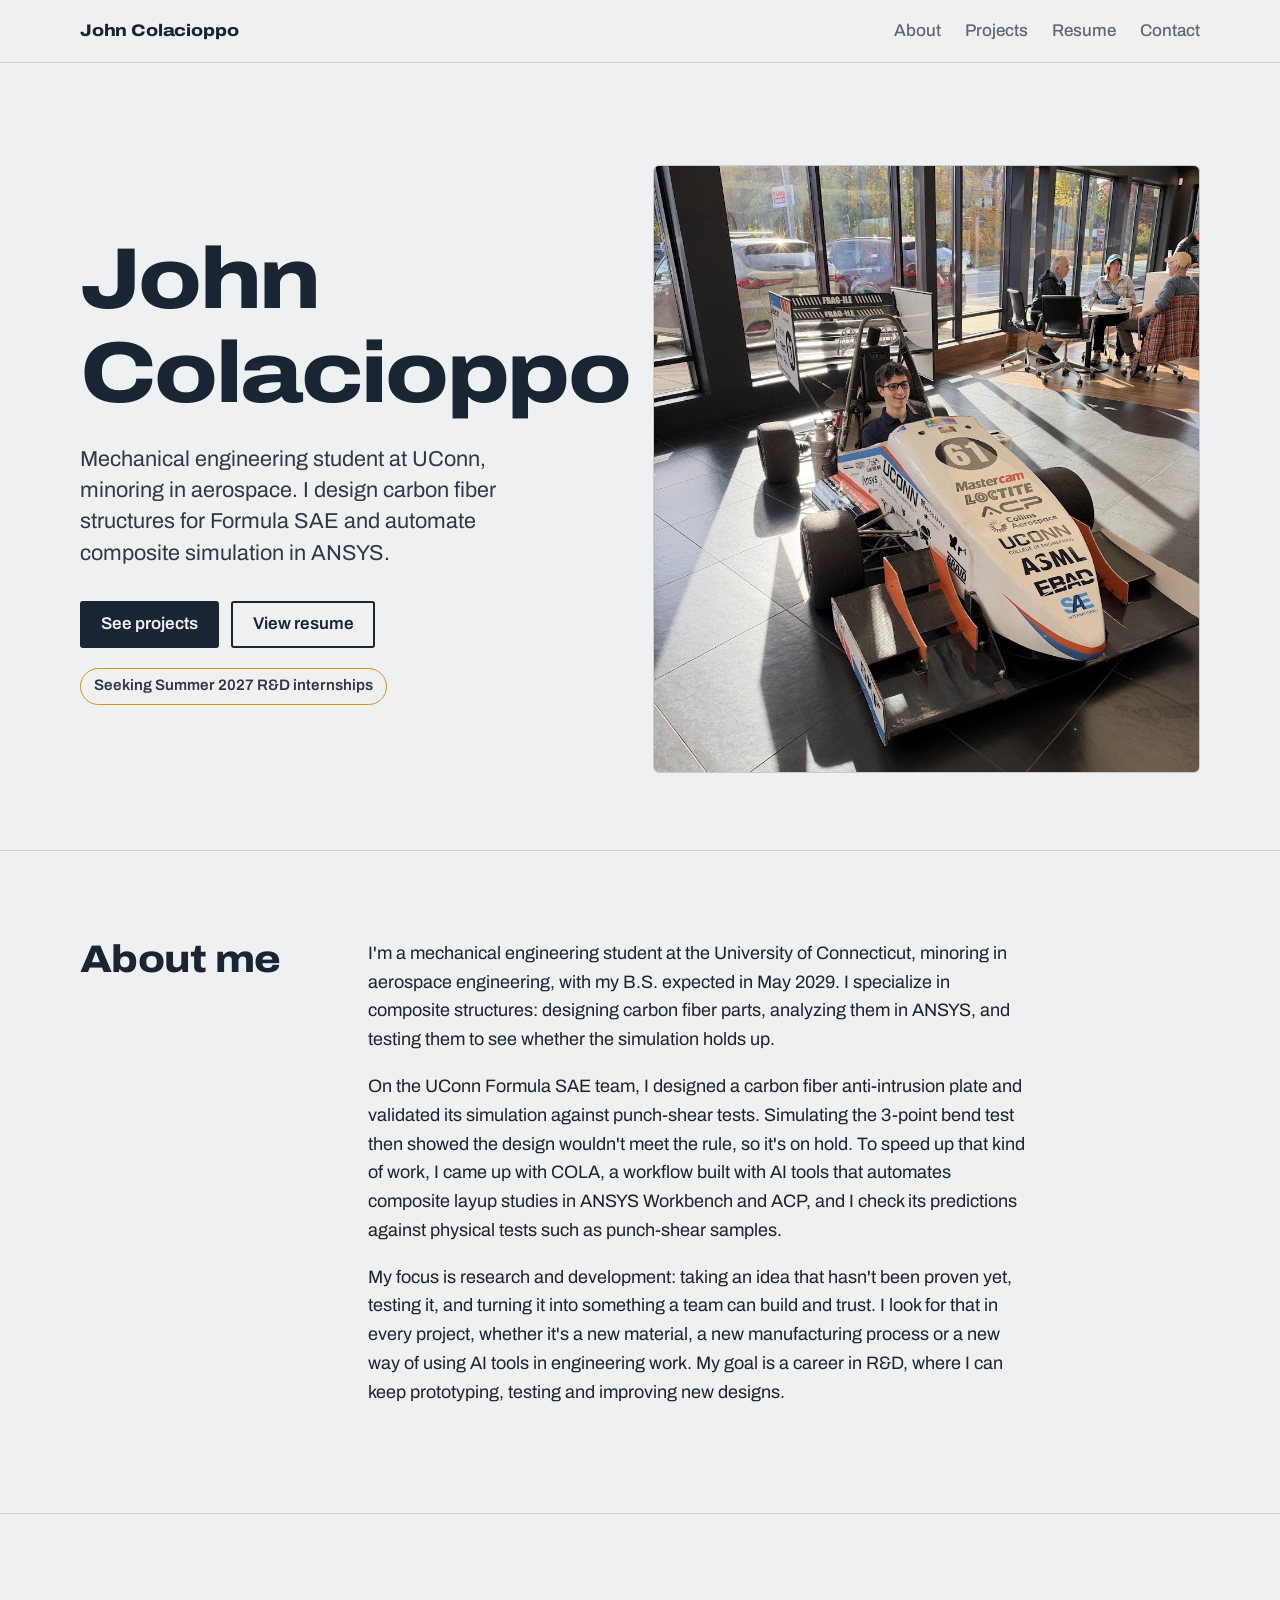
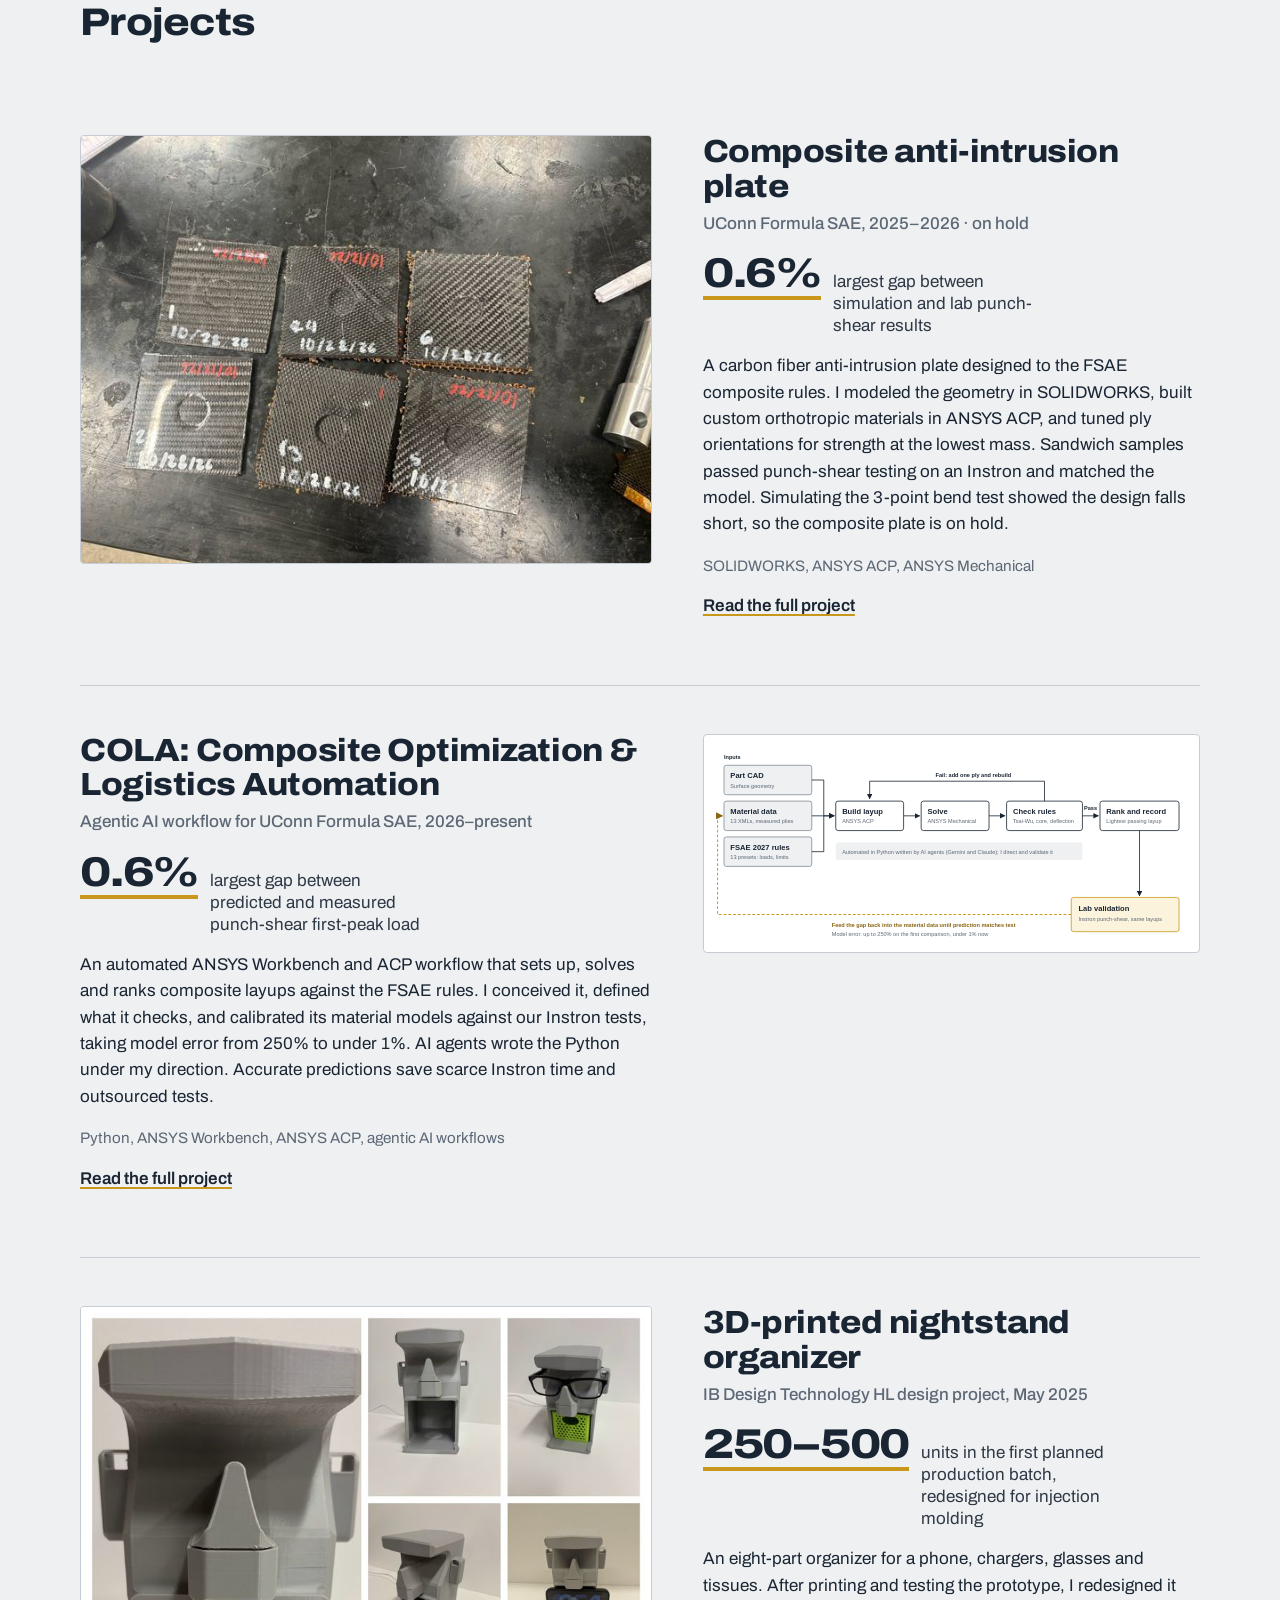
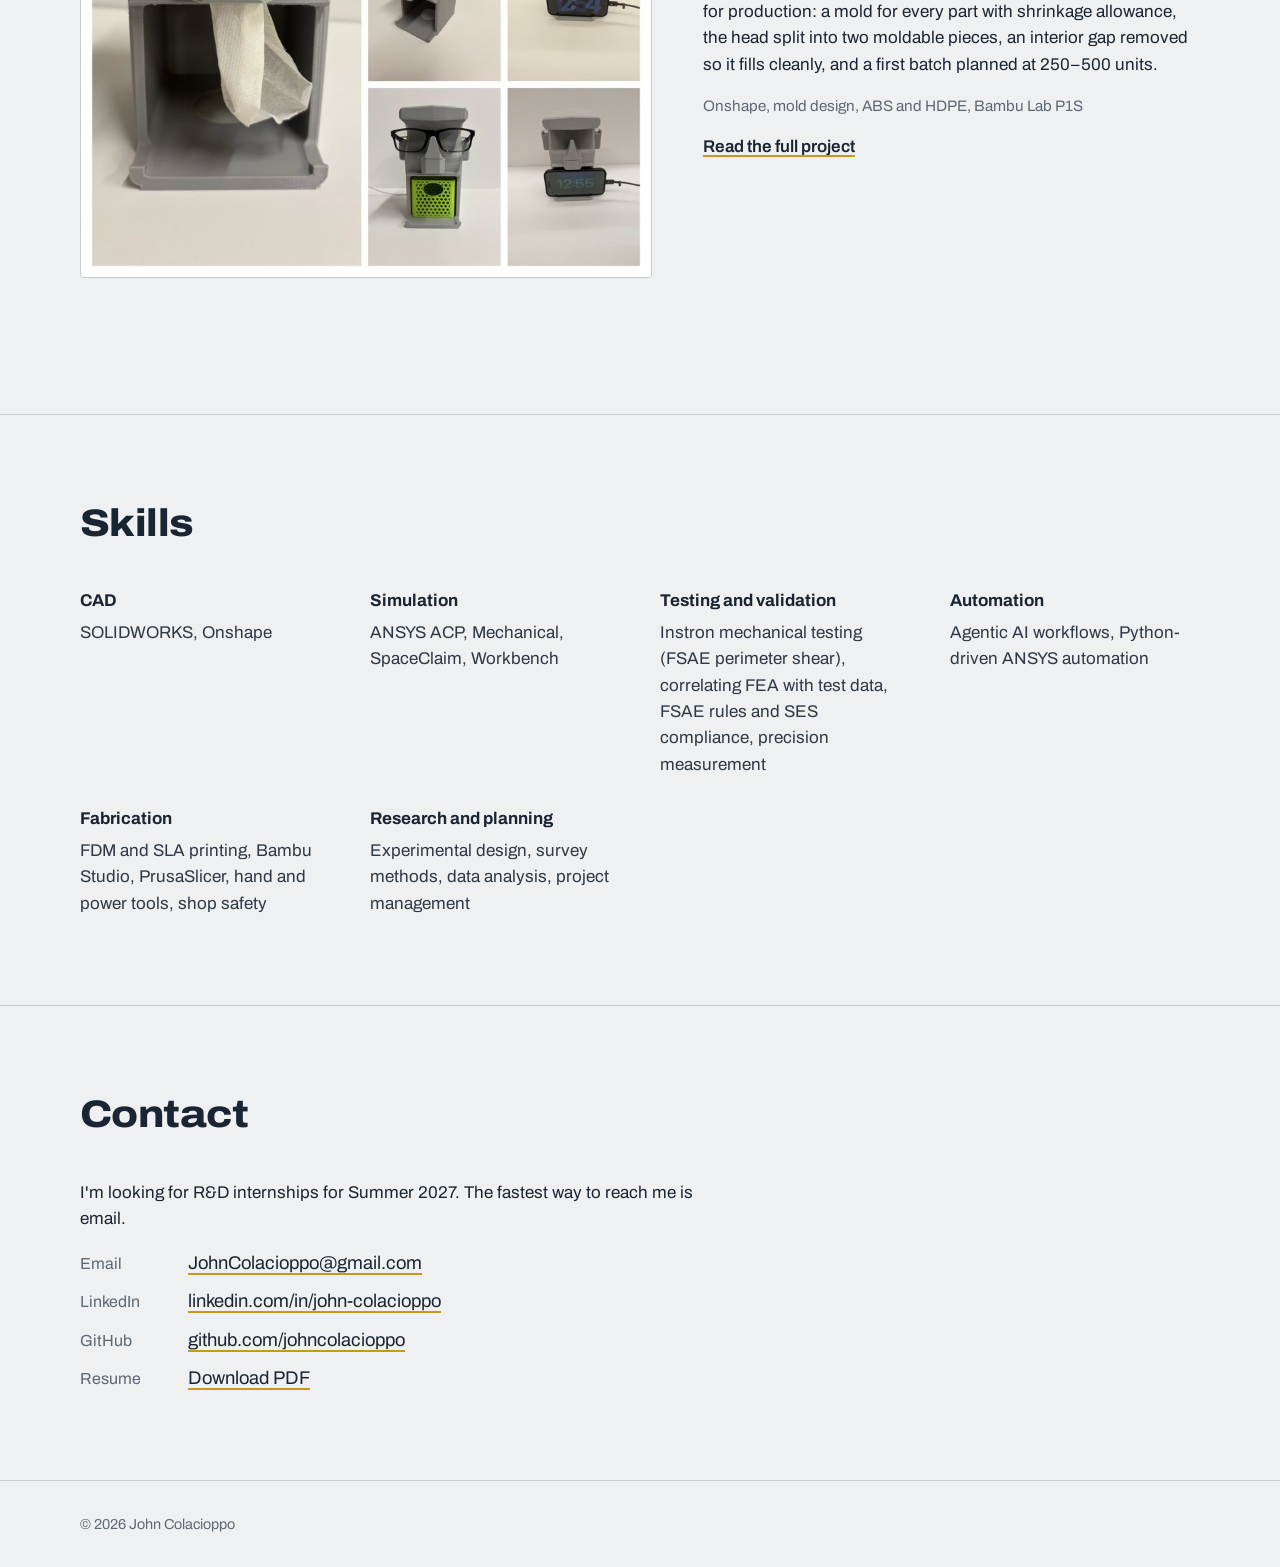
<file: index.html>
<!DOCTYPE html>
<html lang="en">
<head>
  <meta charset="utf-8">
  <meta name="viewport" content="width=device-width, initial-scale=1">
  <title>John Colacioppo — Engineering Portfolio</title>
  <meta name="description" content="Mechanical engineering student at UConn (aerospace minor). Composite structures for Formula SAE, ANSYS automation, and 3D printing.">
  <link rel="icon" href="assets/favicon.svg" type="image/svg+xml">
  <link rel="preconnect" href="https://fonts.googleapis.com">
  <link rel="preconnect" href="https://fonts.gstatic.com" crossorigin>
  <link href="https://fonts.googleapis.com/css2?family=Archivo:wdth,wght@62..125,100..900&display=swap" rel="stylesheet">
  <link rel="stylesheet" href="css/style.css">
</head>
<body>
  <a class="skip" href="#main">Skip to content</a>

  <header class="site-header">
    <div class="wrap">
      <a class="wordmark" href="./">John Colacioppo</a>
      <nav class="site-nav" aria-label="Main">
        <a href="#about">About</a>
        <a href="#projects">Projects</a>
        <a href="resume.html">Resume</a>
        <a href="#contact">Contact</a>
      </nav>
    </div>
  </header>

  <main id="main">
    <section class="wrap hero">
      <div>
        <h1>John Colacioppo</h1>
        <p class="lede">Mechanical engineering student at UConn, minoring in aerospace. I design carbon fiber structures for Formula SAE and automate composite simulation in ANSYS.</p>
        <div class="actions">
          <a class="btn btn-solid" href="#projects">See projects</a>
          <a class="btn" href="resume.html">View resume</a>
        </div>
        <p class="seeking">Seeking Summer 2027 R&amp;D internships</p>
      </div>
      <figure class="hero-photo">
        <img src="assets/img/john-fsae-car.jpg" alt="John Colacioppo sitting in the UConn Formula SAE car, number 61" width="953" height="1191">
      </figure>
    </section>

    <section class="section" id="about" aria-labelledby="about-h">
      <div class="wrap intro">
        <h2 id="about-h">About me</h2>
        <div>
          <p>I'm a mechanical engineering student at the University of Connecticut, minoring in aerospace engineering, with my B.S. expected in May 2029. I specialize in composite structures: designing carbon fiber parts, analyzing them in ANSYS, and testing them to see whether the simulation holds up.</p>
          <p>On the UConn Formula SAE team, I designed a carbon fiber anti-intrusion plate and validated its simulation against punch-shear tests. Simulating the 3-point bend test then showed the design wouldn't meet the rule, so it's on hold. To speed up that kind of work, I came up with COLA, a workflow built with AI tools that automates composite layup studies in ANSYS Workbench and ACP, and I check its predictions against physical tests such as punch-shear samples.</p>
          <p>My focus is research and development: taking an idea that hasn't been proven yet, testing it, and turning it into something a team can build and trust. I look for that in every project, whether it's a new material, a new manufacturing process or a new way of using AI tools in engineering work. My goal is a career in R&amp;D, where I can keep prototyping, testing and improving new designs.</p>
        </div>
      </div>
    </section>

    <section class="section" id="projects" aria-labelledby="projects-h">
      <div class="wrap">
        <h2 id="projects-h">Projects</h2>

        <article class="project">
          <figure class="project-figure">
            <img src="assets/img/aip/thumbs/tested-set.jpg" alt="Carbon fiber sandwich samples after punch-shear testing" width="640" height="480" loading="lazy">
          </figure>
          <div>
            <h3><a href="projects/anti-intrusion-plate.html">Composite anti-intrusion plate</a></h3>
            <p class="context">UConn Formula SAE, 2025–2026 · on hold</p>
            <p class="stat"><b>0.6%</b> <span>largest gap between simulation and lab punch-shear results</span></p>
            <p>A carbon fiber anti-intrusion plate designed to the FSAE composite rules. I modeled the geometry in SOLIDWORKS, built custom orthotropic materials in ANSYS ACP, and tuned ply orientations for strength at the lowest mass. Sandwich samples passed punch-shear testing on an Instron and matched the model. Simulating the 3-point bend test showed the design falls short, so the composite plate is on hold.</p>
            <p class="tools">SOLIDWORKS, ANSYS ACP, ANSYS Mechanical</p>
            <p><a class="more" href="projects/anti-intrusion-plate.html">Read the full project</a></p>
          </div>
        </article>

        <article class="project">
          <figure class="project-figure">
            <img src="assets/img/cola/pipeline.svg" alt="COLA workflow: part CAD, material data and FSAE rules feed an automated loop of building the layup in ANSYS ACP, solving in Mechanical and checking the rules, adding a ply on failure, then ranking passing layups and validating against Instron tests" width="1200" height="505" loading="lazy">
          </figure>
          <div>
            <h3><a href="projects/cola.html">COLA: Composite Optimization &amp; Logistics Automation</a></h3>
            <p class="context">Agentic AI workflow for UConn Formula SAE, 2026–present</p>
            <p class="stat"><b>0.6%</b> <span>largest gap between predicted and measured punch-shear first-peak load</span></p>
            <p>An automated ANSYS Workbench and ACP workflow that sets up, solves and ranks composite layups against the FSAE rules. I conceived it, defined what it checks, and calibrated its material models against our Instron tests, taking model error from 250% to under 1%. AI agents wrote the Python under my direction. Accurate predictions save scarce Instron time and outsourced tests.</p>
            <p class="tools">Python, ANSYS Workbench, ANSYS ACP, agentic AI workflows</p>
            <p><a class="more" href="projects/cola.html">Read the full project</a></p>
          </div>
        </article>

        <article class="project">
          <figure class="project-figure">
            <img src="assets/img/organizer/hero-collage-thumb.jpg" alt="Photo collage of the finished 3D-printed nightstand organizer holding tissues, glasses and a phone" width="800" height="800" loading="lazy">
          </figure>
          <div>
            <h3><a href="projects/nightstand-organizer.html">3D-printed nightstand organizer</a></h3>
            <p class="context">IB Design Technology HL design project, May 2025</p>
            <p class="stat"><b>250–500</b> <span>units in the first planned production batch, redesigned for injection molding</span></p>
            <p>An eight-part organizer for a phone, chargers, glasses and tissues. After printing and testing the prototype, I redesigned it for production: a mold for every part with shrinkage allowance, the head split into two moldable pieces, an interior gap removed so it fills cleanly, and a first batch planned at 250–500 units.</p>
            <p class="tools">Onshape, mold design, ABS and HDPE, Bambu Lab P1S</p>
            <p><a class="more" href="projects/nightstand-organizer.html">Read the full project</a></p>
          </div>
        </article>

        <!-- Blue Bolt 3D section hidden for now. To bring it back, remove these comment markers.
        <div class="aside-block">
          <div>
            <h3>Blue Bolt 3D</h3>
            <p class="context">My 3D printing business</p>
          </div>
          <div>
            <p>I run Blue Bolt 3D, a small business doing quick, high-quality FDM printing for clients ranging from local shops to large companies. Every job means turning a client's part into something that prints right the first time: choosing the material, print orientation and slicer settings for how the part will be used, then delivering fast enough to support their prototyping. Precision SLA printing is coming soon.</p>
             Add a link if Blue Bolt 3D has a site or Instagram:
                 <p><a href="https://...">Visit Blue Bolt 3D</a></p> 
          </div>
        </div>
        -->
      </div>
    </section>

    <section class="section" aria-labelledby="skills-h">
      <div class="wrap">
        <h2 id="skills-h">Skills</h2>
        <dl class="skills">
          <div><dt>CAD</dt><dd>SOLIDWORKS, Onshape</dd></div>
          <div><dt>Simulation</dt><dd>ANSYS ACP, Mechanical, SpaceClaim, Workbench</dd></div>
          <div><dt>Testing and validation</dt><dd>Instron mechanical testing (FSAE perimeter shear), correlating FEA with test data, FSAE rules and SES compliance, precision measurement</dd></div>
          <div><dt>Automation</dt><dd>Agentic AI workflows, Python-driven ANSYS automation</dd></div>
          <div><dt>Fabrication</dt><dd>FDM and SLA printing, Bambu Studio, PrusaSlicer, hand and power tools, shop safety</dd></div>
          <div><dt>Research and planning</dt><dd>Experimental design, survey methods, data analysis, project management</dd></div>
        </dl>
      </div>
    </section>

    <section class="section" id="contact" aria-labelledby="contact-h">
      <div class="wrap">
        <h2 id="contact-h">Contact</h2>
        <p>I'm looking for R&amp;D internships for Summer 2027. The fastest way to reach me is email.</p>
        <ul class="contact-list">
          <li><span>Email</span> <a href="mailto:JohnColacioppo@gmail.com">JohnColacioppo@gmail.com</a></li>
          <li><span>LinkedIn</span> <a href="https://www.linkedin.com/in/john-colacioppo">linkedin.com/in/john-colacioppo</a></li>
          <li><span>GitHub</span> <a href="https://github.com/johncolacioppo">github.com/johncolacioppo</a></li>
          <li><span>Resume</span> <a href="assets/John_Colacioppo_Resume.pdf">Download PDF</a></li>
        </ul>
      </div>
    </section>
  </main>

  <footer class="site-footer">
    <div class="wrap"><p>© 2026 John Colacioppo</p></div>
  </footer>
</body>
</html>
</file>
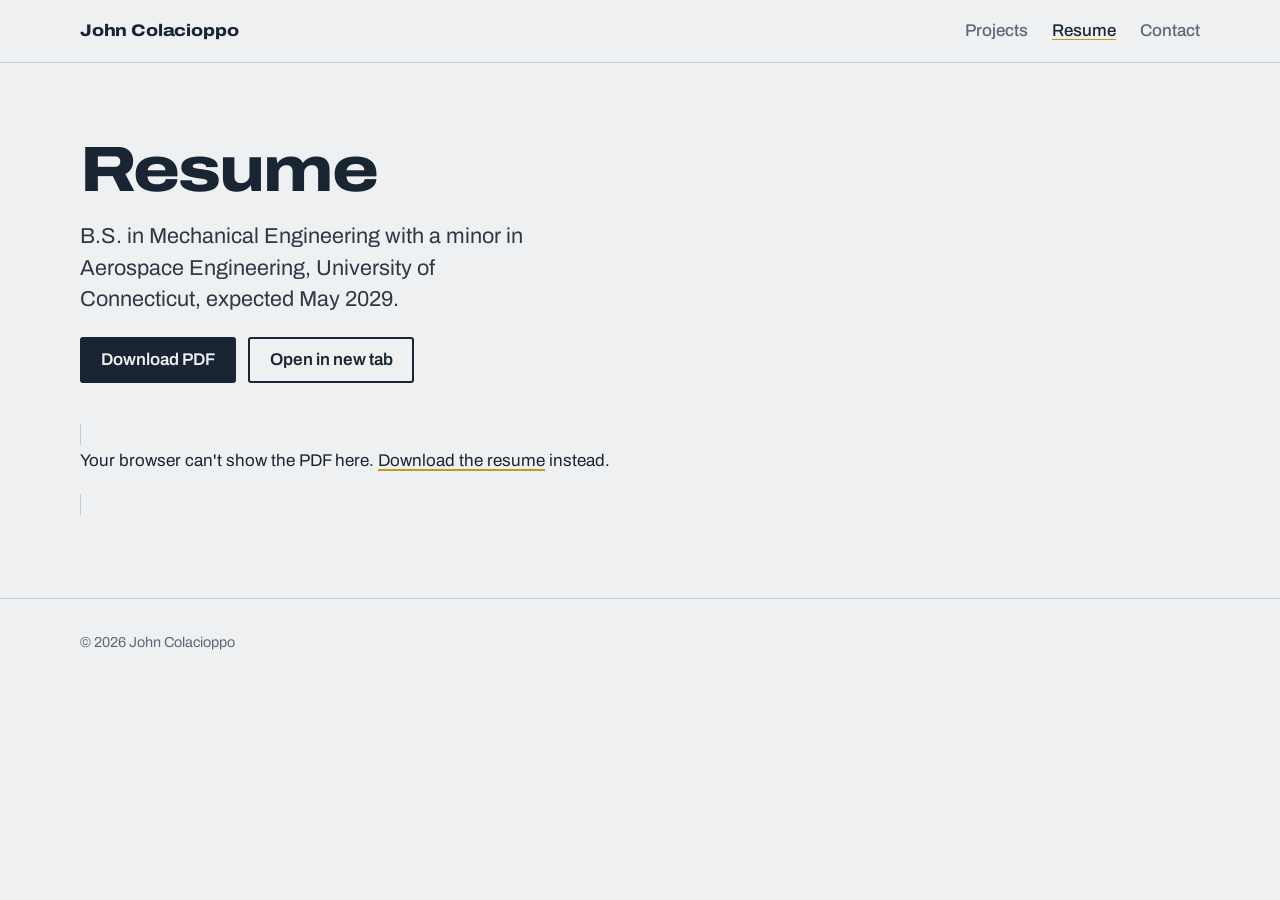
<file: resume.html>
<!DOCTYPE html>
<html lang="en">
<head>
  <meta charset="utf-8">
  <meta name="viewport" content="width=device-width, initial-scale=1">
  <title>Resume — John Colacioppo</title>
  <link rel="icon" href="assets/favicon.svg" type="image/svg+xml">
  <link rel="preconnect" href="https://fonts.googleapis.com">
  <link rel="preconnect" href="https://fonts.gstatic.com" crossorigin>
  <link href="https://fonts.googleapis.com/css2?family=Archivo:wdth,wght@62..125,100..900&display=swap" rel="stylesheet">
  <link rel="stylesheet" href="css/style.css">
</head>
<body>
  <a class="skip" href="#main">Skip to content</a>

  <header class="site-header">
    <div class="wrap">
      <a class="wordmark" href="./">John Colacioppo</a>
      <nav class="site-nav" aria-label="Main">
        <a href="./#projects">Projects</a>
        <a href="resume.html" aria-current="page">Resume</a>
        <a href="./#contact">Contact</a>
      </nav>
    </div>
  </header>

  <main id="main" class="wrap">
    <div class="case-head">
      <h1>Resume</h1>
      <p class="lede">B.S. in Mechanical Engineering with a minor in Aerospace Engineering, University of Connecticut, expected May 2029.</p>
      <div class="actions">
        <a class="btn btn-solid" href="assets/John_Colacioppo_Resume.pdf" download>Download PDF</a>
        <a class="btn" href="assets/John_Colacioppo_Resume.pdf" target="_blank" rel="noopener">Open in new tab</a>
      </div>
    </div>

    <div class="case-body">
      <object class="resume-frame" data="assets/John_Colacioppo_Resume.pdf#view=FitH" type="application/pdf" aria-label="John Colacioppo resume">
        <p>Your browser can't show the PDF here. <a href="assets/John_Colacioppo_Resume.pdf">Download the resume</a> instead.</p>
      </object>
    </div>
  </main>

  <footer class="site-footer">
    <div class="wrap"><p>© 2026 John Colacioppo</p></div>
  </footer>
</body>
</html>
</file>
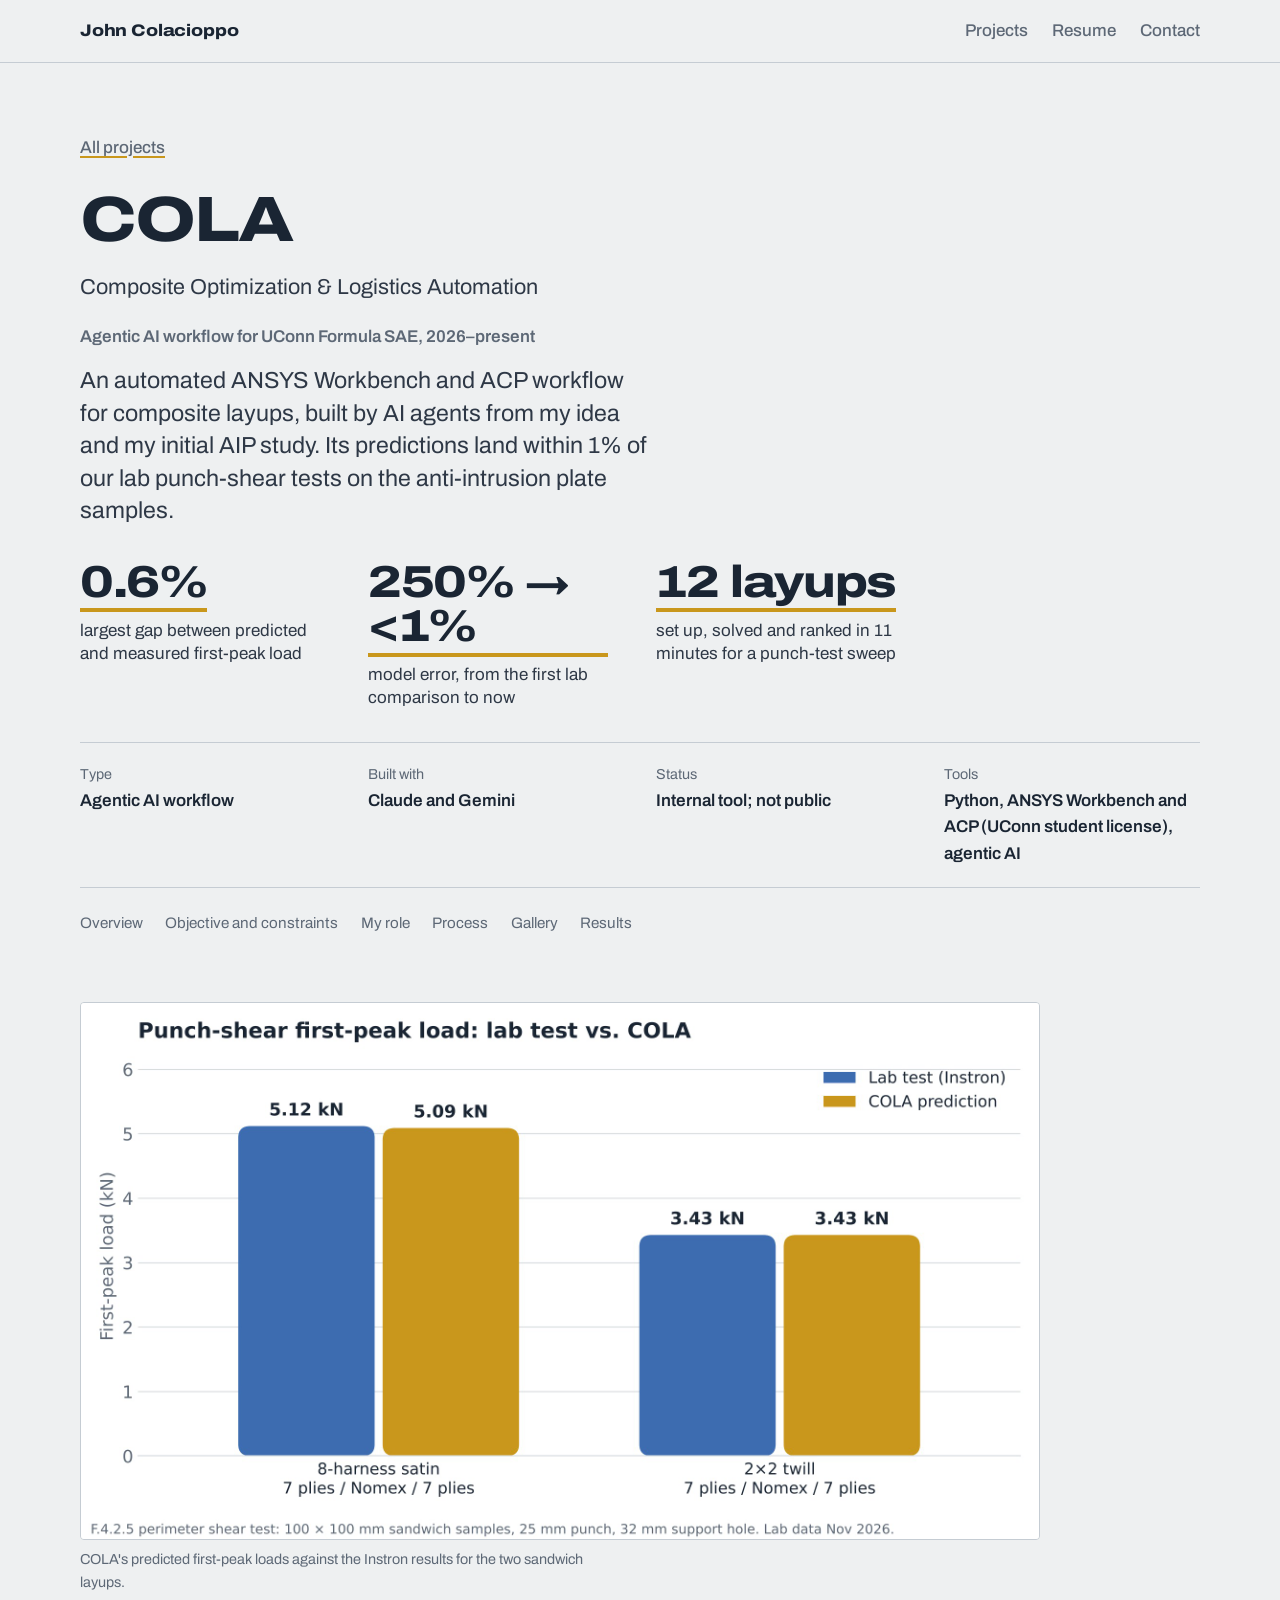
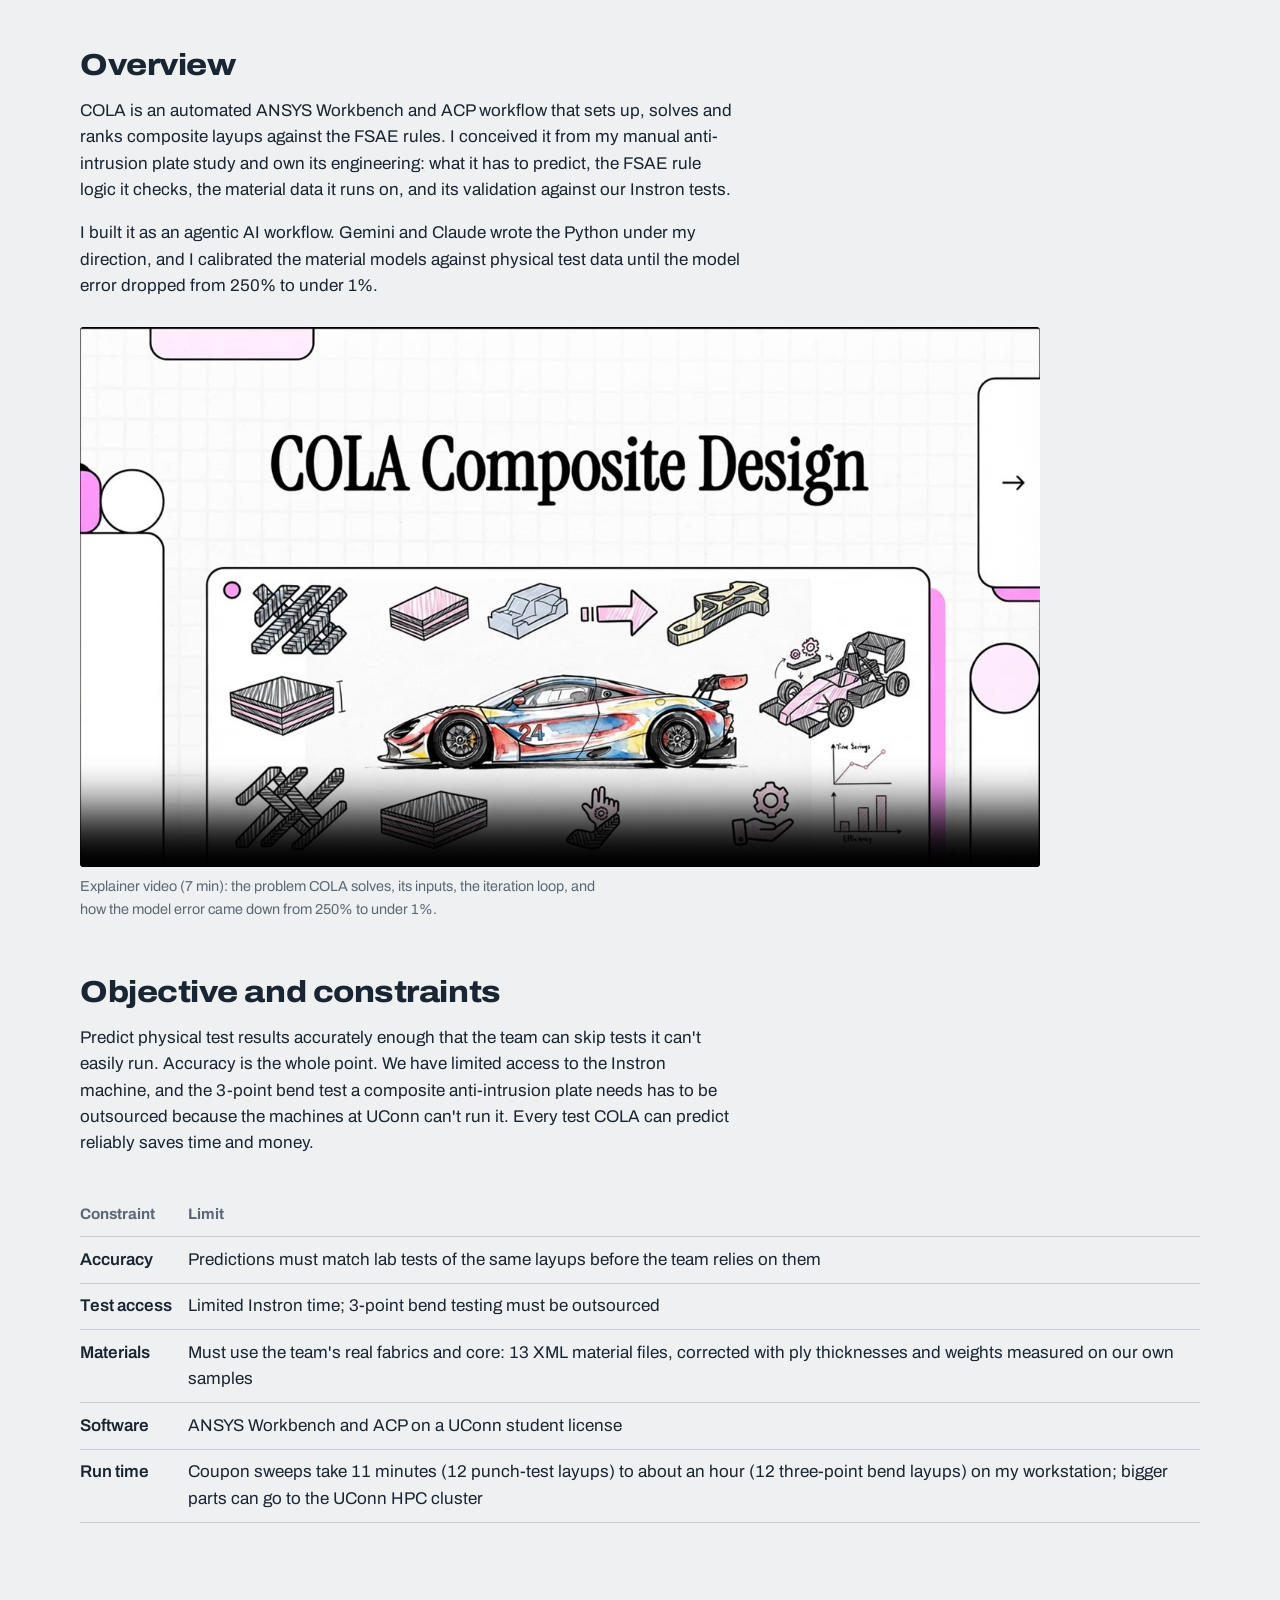
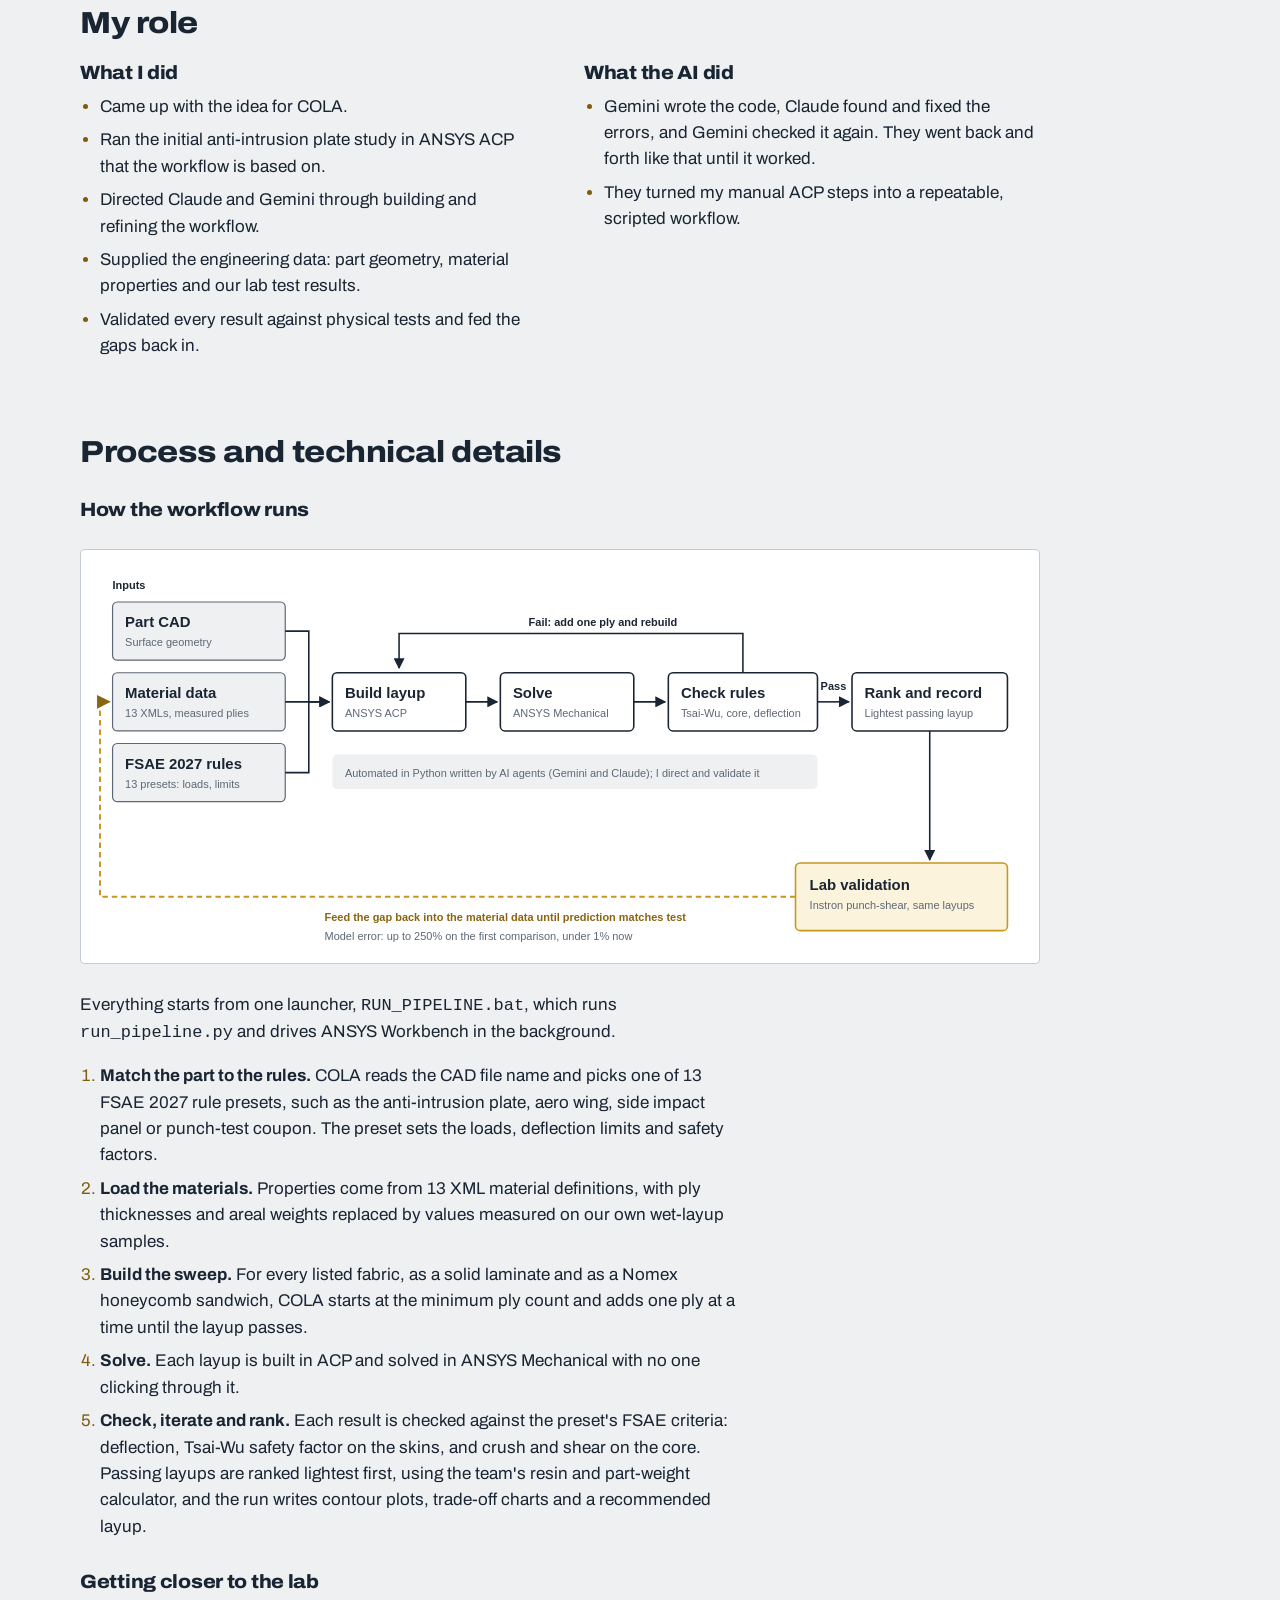
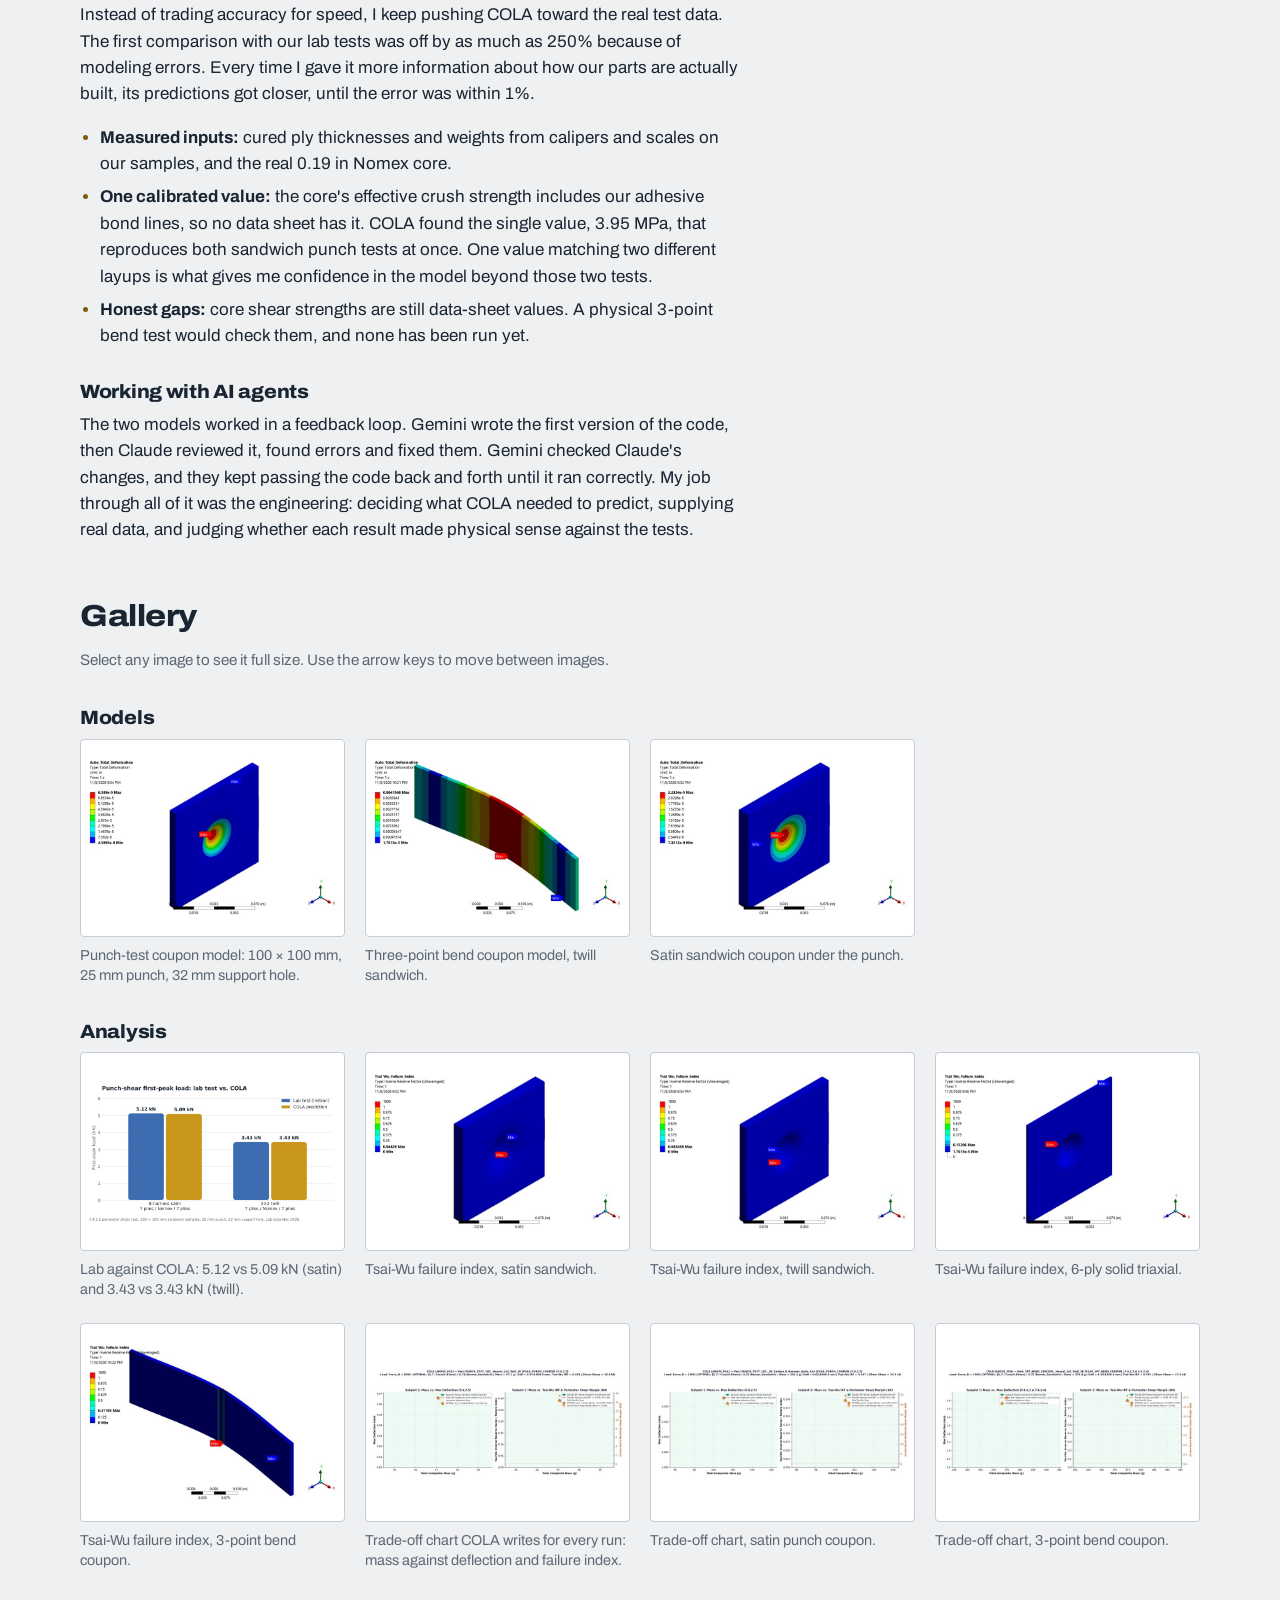
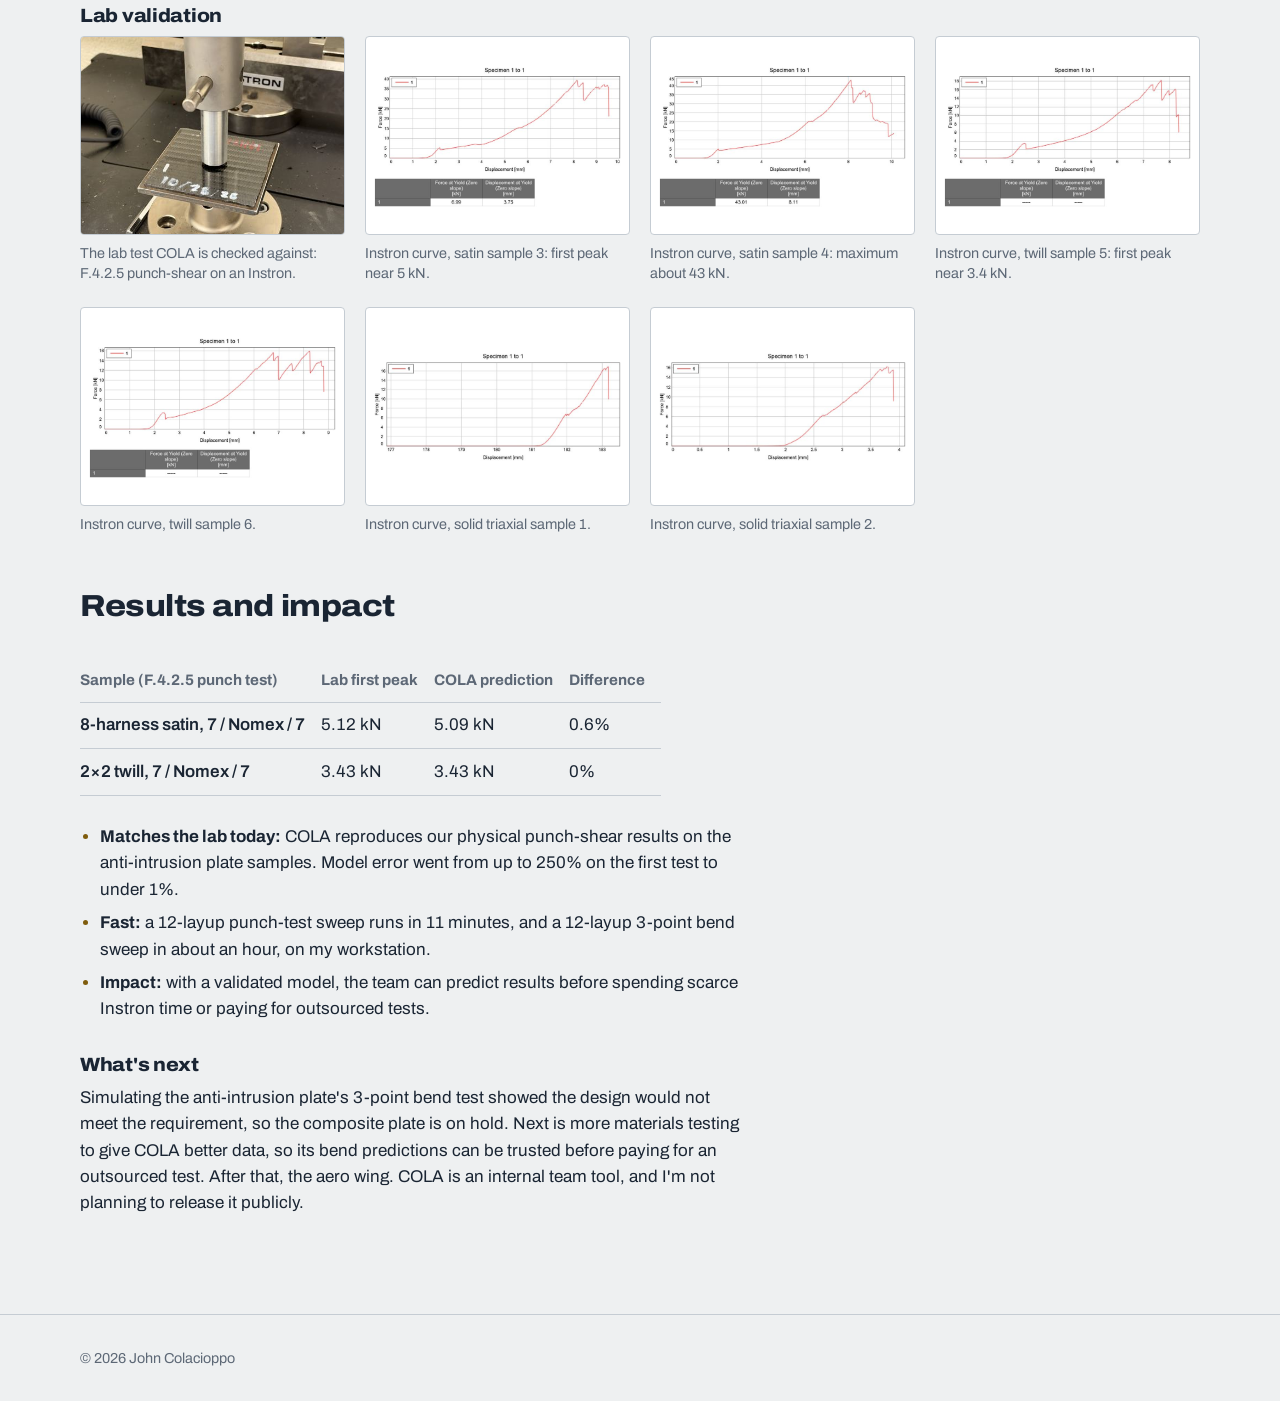
<file: projects/cola.html>
<!DOCTYPE html>
<html lang="en">
<head>
  <meta charset="utf-8">
  <meta name="viewport" content="width=device-width, initial-scale=1">
  <title>COLA: Composite Optimization &amp; Logistics Automation — John Colacioppo</title>
  <meta name="description" content="COLA (Composite Optimization &amp; Logistics Automation), an agentic AI workflow that automates composite layup studies in ANSYS Workbench and ACP for UConn Formula SAE.">
  <link rel="icon" href="../assets/favicon.svg" type="image/svg+xml">
  <link rel="preconnect" href="https://fonts.googleapis.com">
  <link rel="preconnect" href="https://fonts.gstatic.com" crossorigin>
  <link href="https://fonts.googleapis.com/css2?family=Archivo:wdth,wght@62..125,100..900&display=swap" rel="stylesheet">
  <link rel="stylesheet" href="../css/style.css">
  <script src="../js/gallery.js" defer></script>
</head>
<body>
  <a class="skip" href="#main">Skip to content</a>

  <header class="site-header">
    <div class="wrap">
      <a class="wordmark" href="../">John Colacioppo</a>
      <nav class="site-nav" aria-label="Main">
        <a href="../#projects">Projects</a>
        <a href="../resume.html">Resume</a>
        <a href="../#contact">Contact</a>
      </nav>
    </div>
  </header>

  <main id="main" class="wrap">
    <!-- 1. Title, timeframe and final outcome first -->
    <div class="case-head">
      <a class="back" href="../#projects">All projects</a>
      <h1>COLA</h1>
      <p class="lede">Composite Optimization &amp; Logistics Automation</p>
      <p class="timeframe">Agentic AI workflow for UConn Formula SAE, 2026–present</p>
      <p class="outcome">An automated ANSYS Workbench and ACP workflow for composite layups, built by AI agents from my idea and my initial AIP study. Its predictions land within 1% of our lab punch-shear tests on the anti-intrusion plate samples.</p>
      <ul class="key-results">
        <li><b>0.6%</b><span>largest gap between predicted and measured first-peak load</span></li>
        <li><b>250% → &lt;1%</b><span>model error, from the first lab comparison to now</span></li>
        <li><b>12 layups</b><span>set up, solved and ranked in 11 minutes for a punch-test sweep</span></li>
      </ul>
      <dl class="facts">
        <div><dt>Type</dt><dd>Agentic AI workflow</dd></div>
        <div><dt>Built with</dt><dd>Claude and Gemini</dd></div>
        <div><dt>Status</dt><dd>Internal tool; not public</dd></div>
        <div><dt>Tools</dt><dd>Python, ANSYS Workbench and ACP (UConn student license), agentic AI</dd></div>
      </dl>
      <ul class="toc" aria-label="On this page">
        <li><a href="#overview">Overview</a></li>
        <li><a href="#objective">Objective and constraints</a></li>
        <li><a href="#role">My role</a></li>
        <li><a href="#process">Process</a></li>
        <li><a href="#gallery">Gallery</a></li>
        <li><a href="#results">Results</a></li>
      </ul>
    </div>

    <div class="case-body">
      <figure class="shot shot-wide">
        <img src="../assets/img/cola/sim-vs-lab.jpg" alt="Bar chart: lab first-peak load 5.12 kN versus COLA 5.09 kN for satin, and 3.43 kN versus 3.43 kN for twill" width="2000" height="1120">
        <figcaption>COLA's predicted first-peak loads against the Instron results for the two sandwich layups.</figcaption>
      </figure>

      <section id="overview">
        <h2>Overview</h2>
        <p>COLA is an automated ANSYS Workbench and ACP workflow that sets up, solves and ranks composite layups against the FSAE rules. I conceived it from my manual anti-intrusion plate study and own its engineering: what it has to predict, the FSAE rule logic it checks, the material data it runs on, and its validation against our Instron tests.</p>
        <p>I built it as an agentic AI workflow. Gemini and Claude wrote the Python under my direction, and I calibrated the material models against physical test data until the model error dropped from 250% to under 1%.</p>
        <figure class="shot shot-wide">
          <video src="../assets/img/cola/cola-explainer.mp4" poster="../assets/img/cola/cola-explainer-poster.jpg" controls playsinline preload="none" style="width:100%;aspect-ratio:16/9;background:#111a23;border-radius:4px;display:block"></video>
          <figcaption>Explainer video (7 min): the problem COLA solves, its inputs, the iteration loop, and how the model error came down from 250% to under 1%.</figcaption>
        </figure>
      </section>

      <!-- 2. Objective and constraints -->
      <section id="objective">
        <h2>Objective and constraints</h2>
        <p>Predict physical test results accurately enough that the team can skip tests it can't easily run. Accuracy is the whole point. We have limited access to the Instron machine, and the 3-point bend test a composite anti-intrusion plate needs has to be outsourced because the machines at UConn can't run it. Every test COLA can predict reliably saves time and money.</p>
        <div class="table-scroll">
          <table class="data">
            <thead><tr><th scope="col">Constraint</th><th scope="col">Limit</th></tr></thead>
            <tbody>
              <tr><td>Accuracy</td><td>Predictions must match lab tests of the same layups before the team relies on them</td></tr>
              <tr><td>Test access</td><td>Limited Instron time; 3-point bend testing must be outsourced</td></tr>
              <tr><td>Materials</td><td>Must use the team's real fabrics and core: 13 XML material files, corrected with ply thicknesses and weights measured on our own samples</td></tr>
              <tr><td>Software</td><td>ANSYS Workbench and ACP on a UConn student license</td></tr>
              <tr><td>Run time</td><td>Coupon sweeps take 11 minutes (12 punch-test layups) to about an hour (12 three-point bend layups) on my workstation; bigger parts can go to the UConn HPC cluster</td></tr>
            </tbody>
          </table>
        </div>
      </section>

      <!-- 3. Specific role -->
      <section id="role">
        <h2>My role</h2>
        <div class="role-split">
          <div>
            <h3>What I did</h3>
            <ul>
              <li>Came up with the idea for COLA.</li>
              <li>Ran the initial anti-intrusion plate study in ANSYS ACP that the workflow is based on.</li>
              <li>Directed Claude and Gemini through building and refining the workflow.</li>
              <li>Supplied the engineering data: part geometry, material properties and our lab test results.</li>
              <li>Validated every result against physical tests and fed the gaps back in.</li>
            </ul>
          </div>
          <div>
            <h3>What the AI did</h3>
            <ul>
              <li>Gemini wrote the code, Claude found and fixed the errors, and Gemini checked it again. They went back and forth like that until it worked.</li>
              <li>They turned my manual ACP steps into a repeatable, scripted workflow.</li>
            </ul>
          </div>
        </div>
      </section>

      <!-- 4. Process and technical details -->
      <section id="process">
        <h2>Process and technical details</h2>

        <h3>How the workflow runs</h3>
        <figure class="shot shot-wide">
          <img src="../assets/img/cola/pipeline.svg" alt="COLA workflow diagram: inputs feed a build, solve and check loop that adds a ply on failure, then ranks passing layups and validates against Instron tests" width="1200" height="505" style="background:#fff;padding:.5rem">
        </figure>
        <p>Everything starts from one launcher, <code>RUN_PIPELINE.bat</code>, which runs <code>run_pipeline.py</code> and drives ANSYS Workbench in the background.</p>
        <ol>
          <li><strong>Match the part to the rules.</strong> COLA reads the CAD file name and picks one of 13 FSAE 2027 rule presets, such as the anti-intrusion plate, aero wing, side impact panel or punch-test coupon. The preset sets the loads, deflection limits and safety factors.</li>
          <li><strong>Load the materials.</strong> Properties come from 13 XML material definitions, with ply thicknesses and areal weights replaced by values measured on our own wet-layup samples.</li>
          <li><strong>Build the sweep.</strong> For every listed fabric, as a solid laminate and as a Nomex honeycomb sandwich, COLA starts at the minimum ply count and adds one ply at a time until the layup passes.</li>
          <li><strong>Solve.</strong> Each layup is built in ACP and solved in ANSYS Mechanical with no one clicking through it.</li>
          <li><strong>Check, iterate and rank.</strong> Each result is checked against the preset's FSAE criteria: deflection, Tsai-Wu safety factor on the skins, and crush and shear on the core. Passing layups are ranked lightest first, using the team's resin and part-weight calculator, and the run writes contour plots, trade-off charts and a recommended layup.</li>
        </ol>

        <h3>Getting closer to the lab</h3>
        <p>Instead of trading accuracy for speed, I keep pushing COLA toward the real test data. The first comparison with our lab tests was off by as much as 250% because of modeling errors. Every time I gave it more information about how our parts are actually built, its predictions got closer, until the error was within 1%.</p>
        <ul>
          <li><strong>Measured inputs:</strong> cured ply thicknesses and weights from calipers and scales on our samples, and the real 0.19 in Nomex core.</li>
          <li><strong>One calibrated value:</strong> the core's effective crush strength includes our adhesive bond lines, so no data sheet has it. COLA found the single value, 3.95 MPa, that reproduces both sandwich punch tests at once. One value matching two different layups is what gives me confidence in the model beyond those two tests.</li>
          <li><strong>Honest gaps:</strong> core shear strengths are still data-sheet values. A physical 3-point bend test would check them, and none has been run yet.</li>
        </ul>

        <h3>Working with AI agents</h3>
        <p>The two models worked in a feedback loop. Gemini wrote the first version of the code, then Claude reviewed it, found errors and fixed them. Gemini checked Claude's changes, and they kept passing the code back and forth until it ran correctly. My job through all of it was the engineering: deciding what COLA needed to predict, supplying real data, and judging whether each result made physical sense against the tests.</p>
      </section>

      <!-- 5. Visuals -->
      <section id="gallery" class="gallery">
        <h2>Gallery</h2>
        <p class="gallery-note">Select any image to see it full size. Use the arrow keys to move between images.</p>

        <!-- To add an image, replace a placeholder <li> with:
        <li><figure><a class="g-item" href="../assets/img/cola/FILE.jpg"><img src="../assets/img/cola/FILE.jpg" alt="What the image shows" loading="lazy"></a><figcaption>Your caption.</figcaption></figure></li>
             For a video clip:
        <li><figure><video src="../assets/img/cola/FILE.mp4" controls muted playsinline preload="metadata"></video><figcaption>Your caption.</figcaption></figure></li> -->

        <h3>Models</h3>
        <ul class="gallery-grid">
          <li><figure><a class="g-item" href="../assets/img/cola/punch-twill-deformation.jpg"><img src="../assets/img/cola/thumbs/punch-twill-deformation.jpg" alt="Deformation contour of the punch-test coupon model" loading="lazy"></a><figcaption>Punch-test coupon model: 100 × 100 mm, 25 mm punch, 32 mm support hole.</figcaption></figure></li>
          <li><figure><a class="g-item" href="../assets/img/cola/bend-twill-deformation.jpg"><img src="../assets/img/cola/thumbs/bend-twill-deformation.jpg" alt="Deformation contour of the 3-point bend coupon model" loading="lazy"></a><figcaption>Three-point bend coupon model, twill sandwich.</figcaption></figure></li>
          <li><figure><a class="g-item" href="../assets/img/cola/punch-satin-deformation.jpg"><img src="../assets/img/cola/thumbs/punch-satin-deformation.jpg" alt="Deformation contour of the satin sandwich coupon" loading="lazy"></a><figcaption>Satin sandwich coupon under the punch.</figcaption></figure></li>
        </ul>

        <h3>Analysis</h3>
        <ul class="gallery-grid">
          <li><figure><a class="g-item" href="../assets/img/cola/sim-vs-lab.jpg"><img src="../assets/img/cola/thumbs/sim-vs-lab.jpg" alt="Lab versus COLA first-peak load chart" loading="lazy"></a><figcaption>Lab against COLA: 5.12 vs 5.09 kN (satin) and 3.43 vs 3.43 kN (twill).</figcaption></figure></li>
          <li><figure><a class="g-item" href="../assets/img/cola/punch-satin-tsaiwu.jpg"><img src="../assets/img/cola/thumbs/punch-satin-tsaiwu.jpg" alt="Tsai-Wu failure index on the satin coupon" loading="lazy"></a><figcaption>Tsai-Wu failure index, satin sandwich.</figcaption></figure></li>
          <li><figure><a class="g-item" href="../assets/img/cola/punch-twill-tsaiwu.jpg"><img src="../assets/img/cola/thumbs/punch-twill-tsaiwu.jpg" alt="Tsai-Wu failure index on the twill coupon" loading="lazy"></a><figcaption>Tsai-Wu failure index, twill sandwich.</figcaption></figure></li>
          <li><figure><a class="g-item" href="../assets/img/cola/punch-triaxial-tsaiwu.jpg"><img src="../assets/img/cola/thumbs/punch-triaxial-tsaiwu.jpg" alt="Tsai-Wu failure index on the triaxial coupon" loading="lazy"></a><figcaption>Tsai-Wu failure index, 6-ply solid triaxial.</figcaption></figure></li>
          <li><figure><a class="g-item" href="../assets/img/cola/bend-twill-tsaiwu.jpg"><img src="../assets/img/cola/thumbs/bend-twill-tsaiwu.jpg" alt="Tsai-Wu failure index on the 3-point bend coupon" loading="lazy"></a><figcaption>Tsai-Wu failure index, 3-point bend coupon.</figcaption></figure></li>
          <li><figure><a class="g-item" href="../assets/img/cola/tradeoff-punch-twill.jpg"><img src="../assets/img/cola/thumbs/tradeoff-punch-twill.jpg" alt="COLA trade-off chart of mass against deflection and failure index, twill punch coupon" loading="lazy"></a><figcaption>Trade-off chart COLA writes for every run: mass against deflection and failure index.</figcaption></figure></li>
          <li><figure><a class="g-item" href="../assets/img/cola/tradeoff-punch-satin.jpg"><img src="../assets/img/cola/thumbs/tradeoff-punch-satin.jpg" alt="COLA trade-off chart for the satin punch coupon" loading="lazy"></a><figcaption>Trade-off chart, satin punch coupon.</figcaption></figure></li>
          <li><figure><a class="g-item" href="../assets/img/cola/tradeoff-bend-twill.jpg"><img src="../assets/img/cola/thumbs/tradeoff-bend-twill.jpg" alt="COLA trade-off chart for the 3-point bend coupon" loading="lazy"></a><figcaption>Trade-off chart, 3-point bend coupon.</figcaption></figure></li>
        </ul>

        <h3>Lab validation</h3>
        <ul class="gallery-grid">
          <li><figure><a class="g-item photo" href="../assets/img/aip/sample-in-fixture.jpg"><img src="../assets/img/aip/thumbs/sample-in-fixture.jpg" alt="Sample on the punch-shear fixture under the Instron load cell" loading="lazy"></a><figcaption>The lab test COLA is checked against: F.4.2.5 punch-shear on an Instron.</figcaption></figure></li>
          <li><figure><a class="g-item" href="../assets/img/cola/lab-satin3.jpg"><img src="../assets/img/cola/thumbs/lab-satin3.jpg" alt="Instron force-displacement curve, satin sample 3" loading="lazy"></a><figcaption>Instron curve, satin sample 3: first peak near 5 kN.</figcaption></figure></li>
          <li><figure><a class="g-item" href="../assets/img/cola/lab-satin4.jpg"><img src="../assets/img/cola/thumbs/lab-satin4.jpg" alt="Instron force-displacement curve, satin sample 4" loading="lazy"></a><figcaption>Instron curve, satin sample 4: maximum about 43 kN.</figcaption></figure></li>
          <li><figure><a class="g-item" href="../assets/img/cola/lab-twill5.jpg"><img src="../assets/img/cola/thumbs/lab-twill5.jpg" alt="Instron force-displacement curve, twill sample 5" loading="lazy"></a><figcaption>Instron curve, twill sample 5: first peak near 3.4 kN.</figcaption></figure></li>
          <li><figure><a class="g-item" href="../assets/img/cola/lab-twill6.jpg"><img src="../assets/img/cola/thumbs/lab-twill6.jpg" alt="Instron force-displacement curve, twill sample 6" loading="lazy"></a><figcaption>Instron curve, twill sample 6.</figcaption></figure></li>
          <li><figure><a class="g-item" href="../assets/img/cola/lab-triaxial1.jpg"><img src="../assets/img/cola/thumbs/lab-triaxial1.jpg" alt="Instron force-displacement curve, triaxial sample 1" loading="lazy"></a><figcaption>Instron curve, solid triaxial sample 1.</figcaption></figure></li>
          <li><figure><a class="g-item" href="../assets/img/cola/lab-triaxial2.jpg"><img src="../assets/img/cola/thumbs/lab-triaxial2.jpg" alt="Instron force-displacement curve, triaxial sample 2" loading="lazy"></a><figcaption>Instron curve, solid triaxial sample 2.</figcaption></figure></li>
        </ul>
      </section>

      <!-- 6. Results and impact -->
      <section id="results">
        <h2>Results and impact</h2>
        <div class="table-scroll">
          <table class="data">
            <thead><tr><th scope="col">Sample (F.4.2.5 punch test)</th><th scope="col">Lab first peak</th><th scope="col">COLA prediction</th><th scope="col">Difference</th></tr></thead>
            <tbody>
              <tr><td>8-harness satin, 7 / Nomex / 7</td><td>5.12 kN</td><td>5.09 kN</td><td>0.6%</td></tr>
              <tr><td>2×2 twill, 7 / Nomex / 7</td><td>3.43 kN</td><td>3.43 kN</td><td>0%</td></tr>
            </tbody>
          </table>
        </div>
        <ul>
          <li><strong>Matches the lab today:</strong> COLA reproduces our physical punch-shear results on the anti-intrusion plate samples. Model error went from up to 250% on the first test to under 1%.</li>
          <li><strong>Fast:</strong> a 12-layup punch-test sweep runs in 11 minutes, and a 12-layup 3-point bend sweep in about an hour, on my workstation.</li>
          <li><strong>Impact:</strong> with a validated model, the team can predict results before spending scarce Instron time or paying for outsourced tests.</li>
        </ul>

        <h3>What's next</h3>
        <p>Simulating the anti-intrusion plate's 3-point bend test showed the design would not meet the requirement, so the composite plate is on hold. Next is more materials testing to give COLA better data, so its bend predictions can be trusted before paying for an outsourced test. After that, the aero wing. COLA is an internal team tool, and I'm not planning to release it publicly.</p>
      </section>
    </div>
  </main>

  <footer class="site-footer">
    <div class="wrap"><p>© 2026 John Colacioppo</p></div>
  </footer>
</body>
</html>
</file>
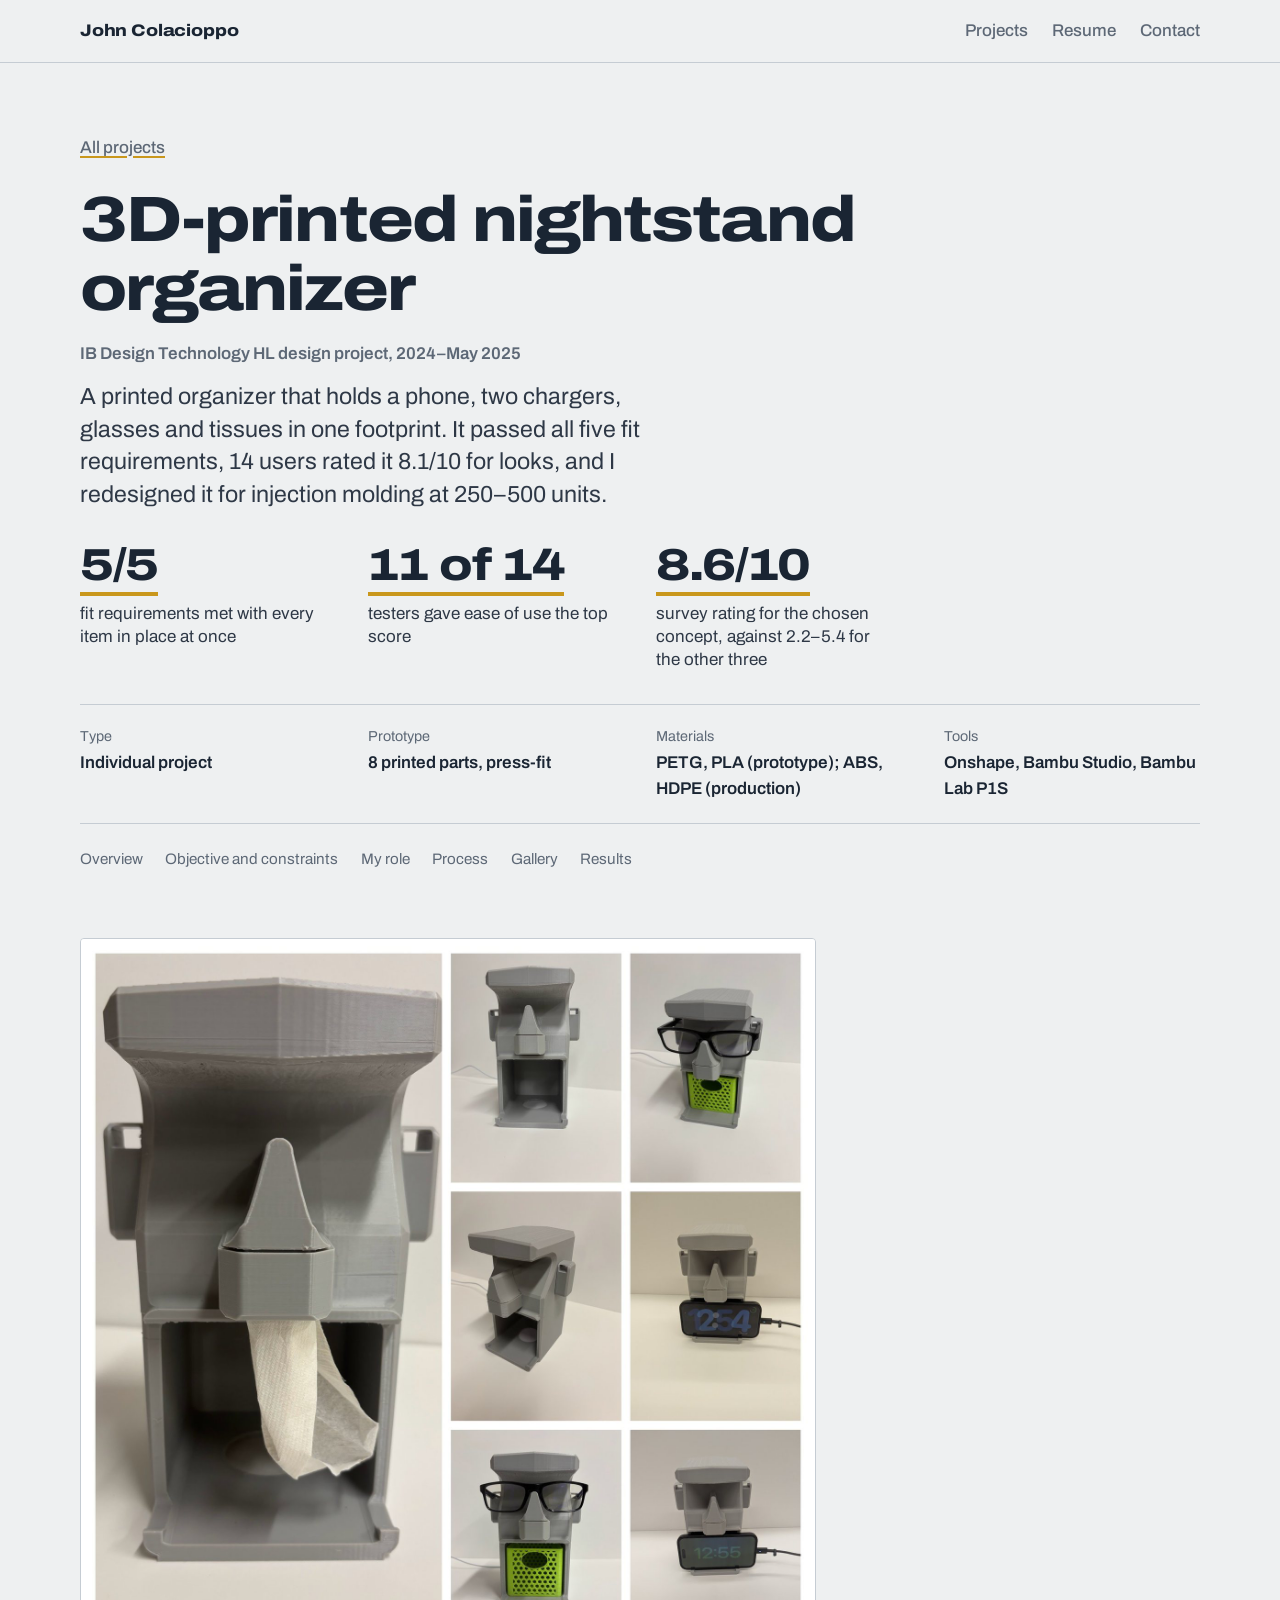
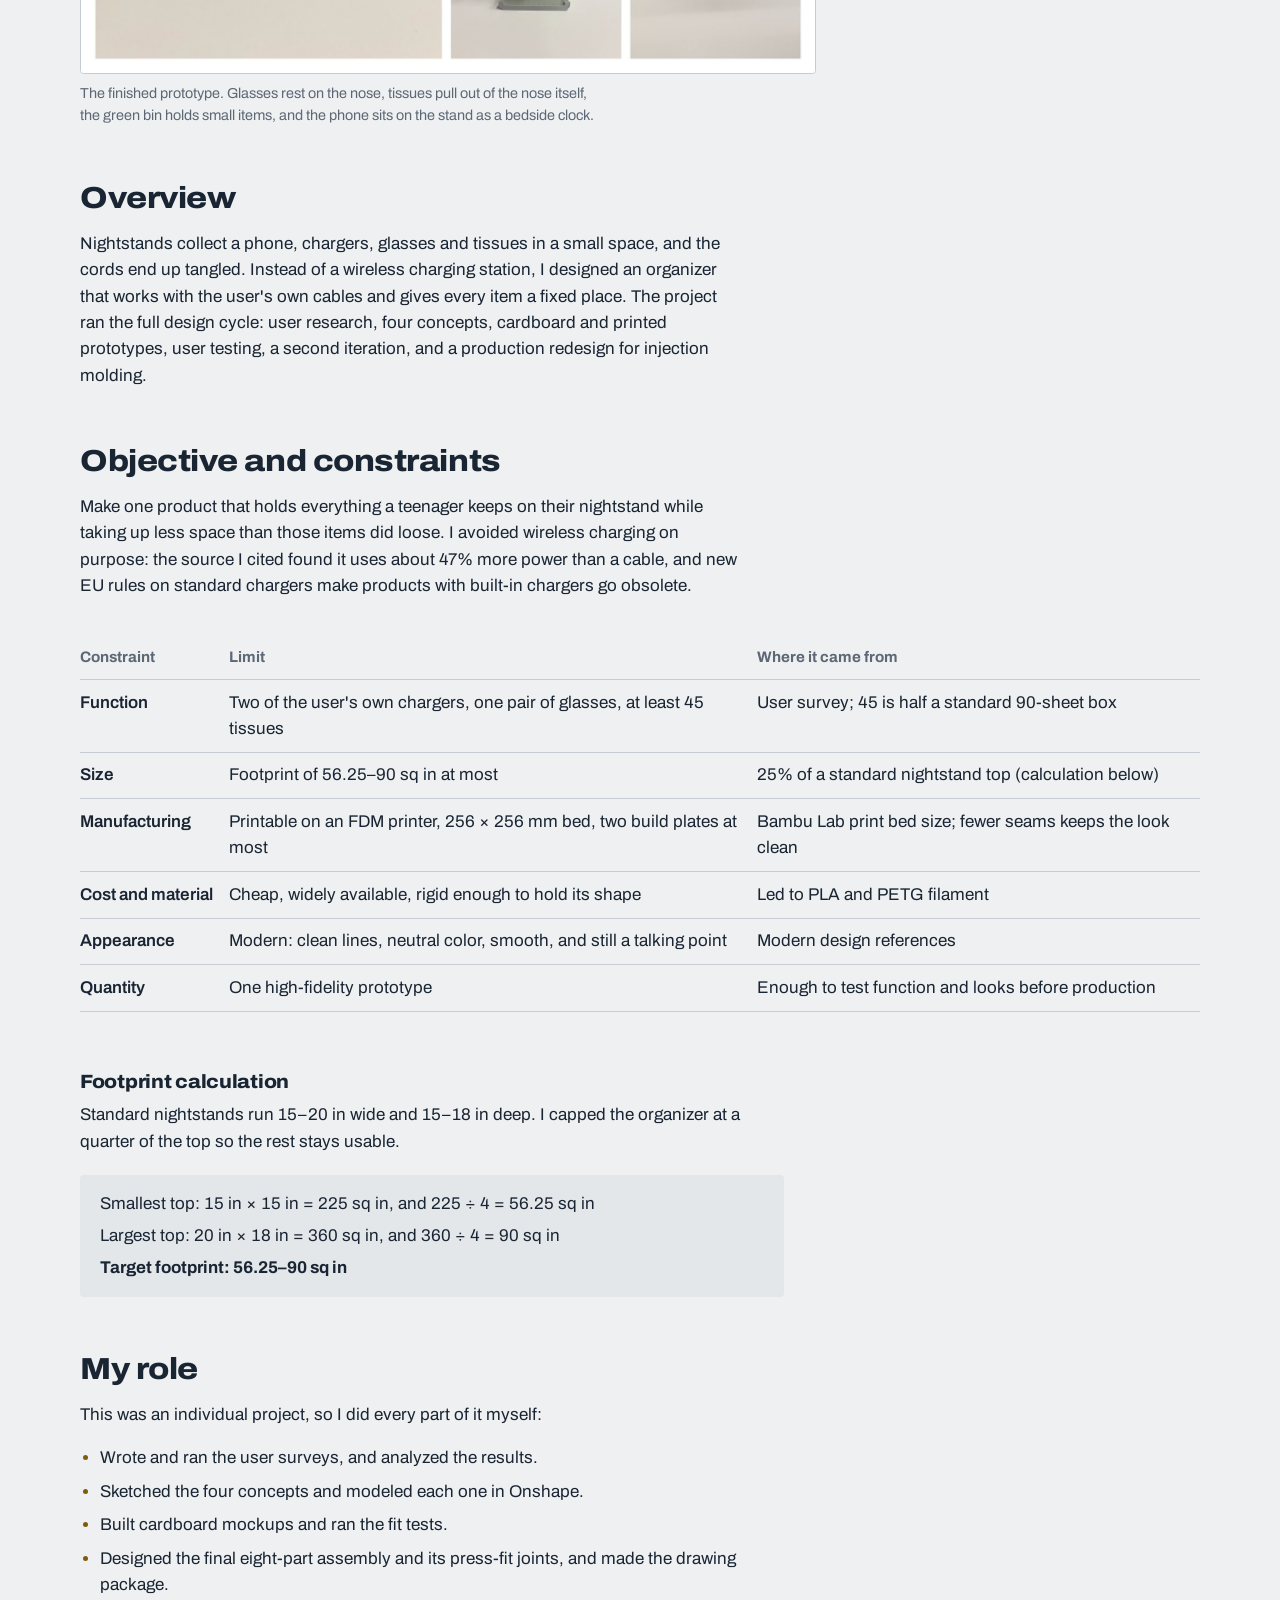
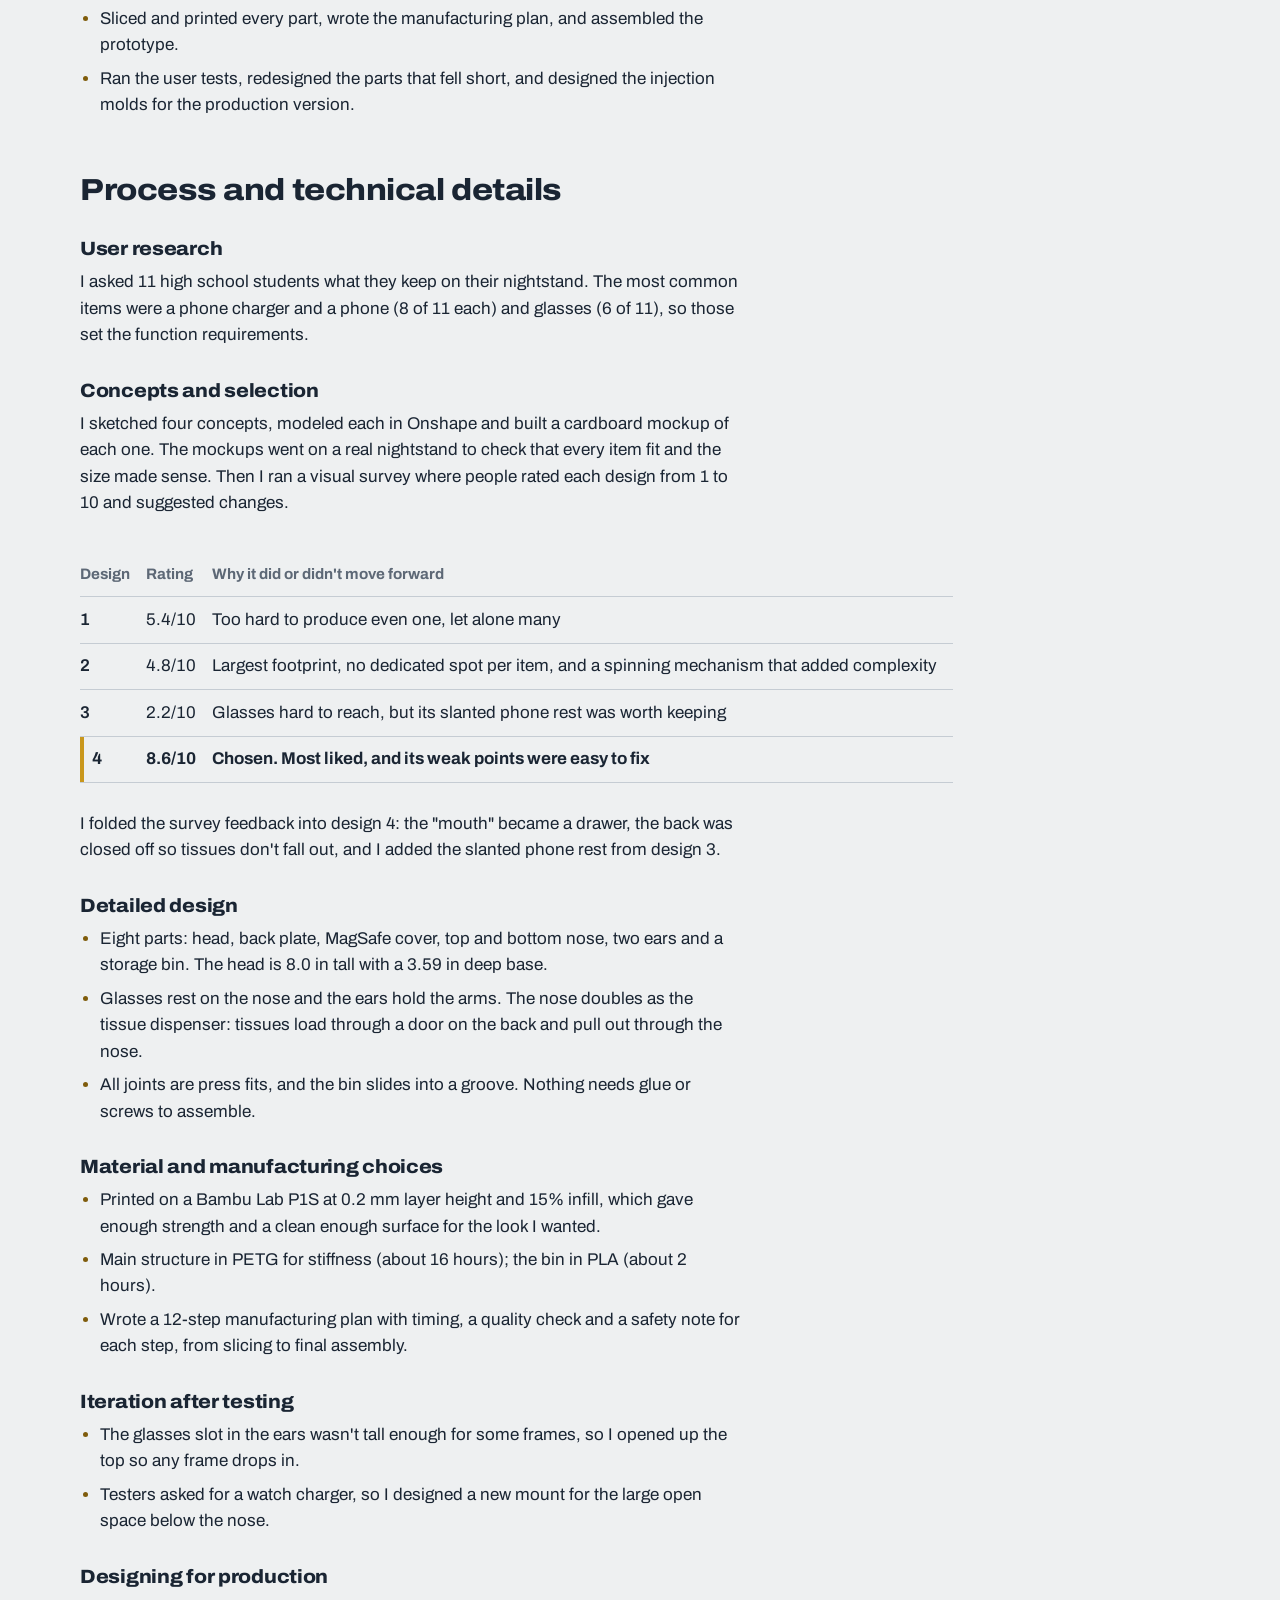
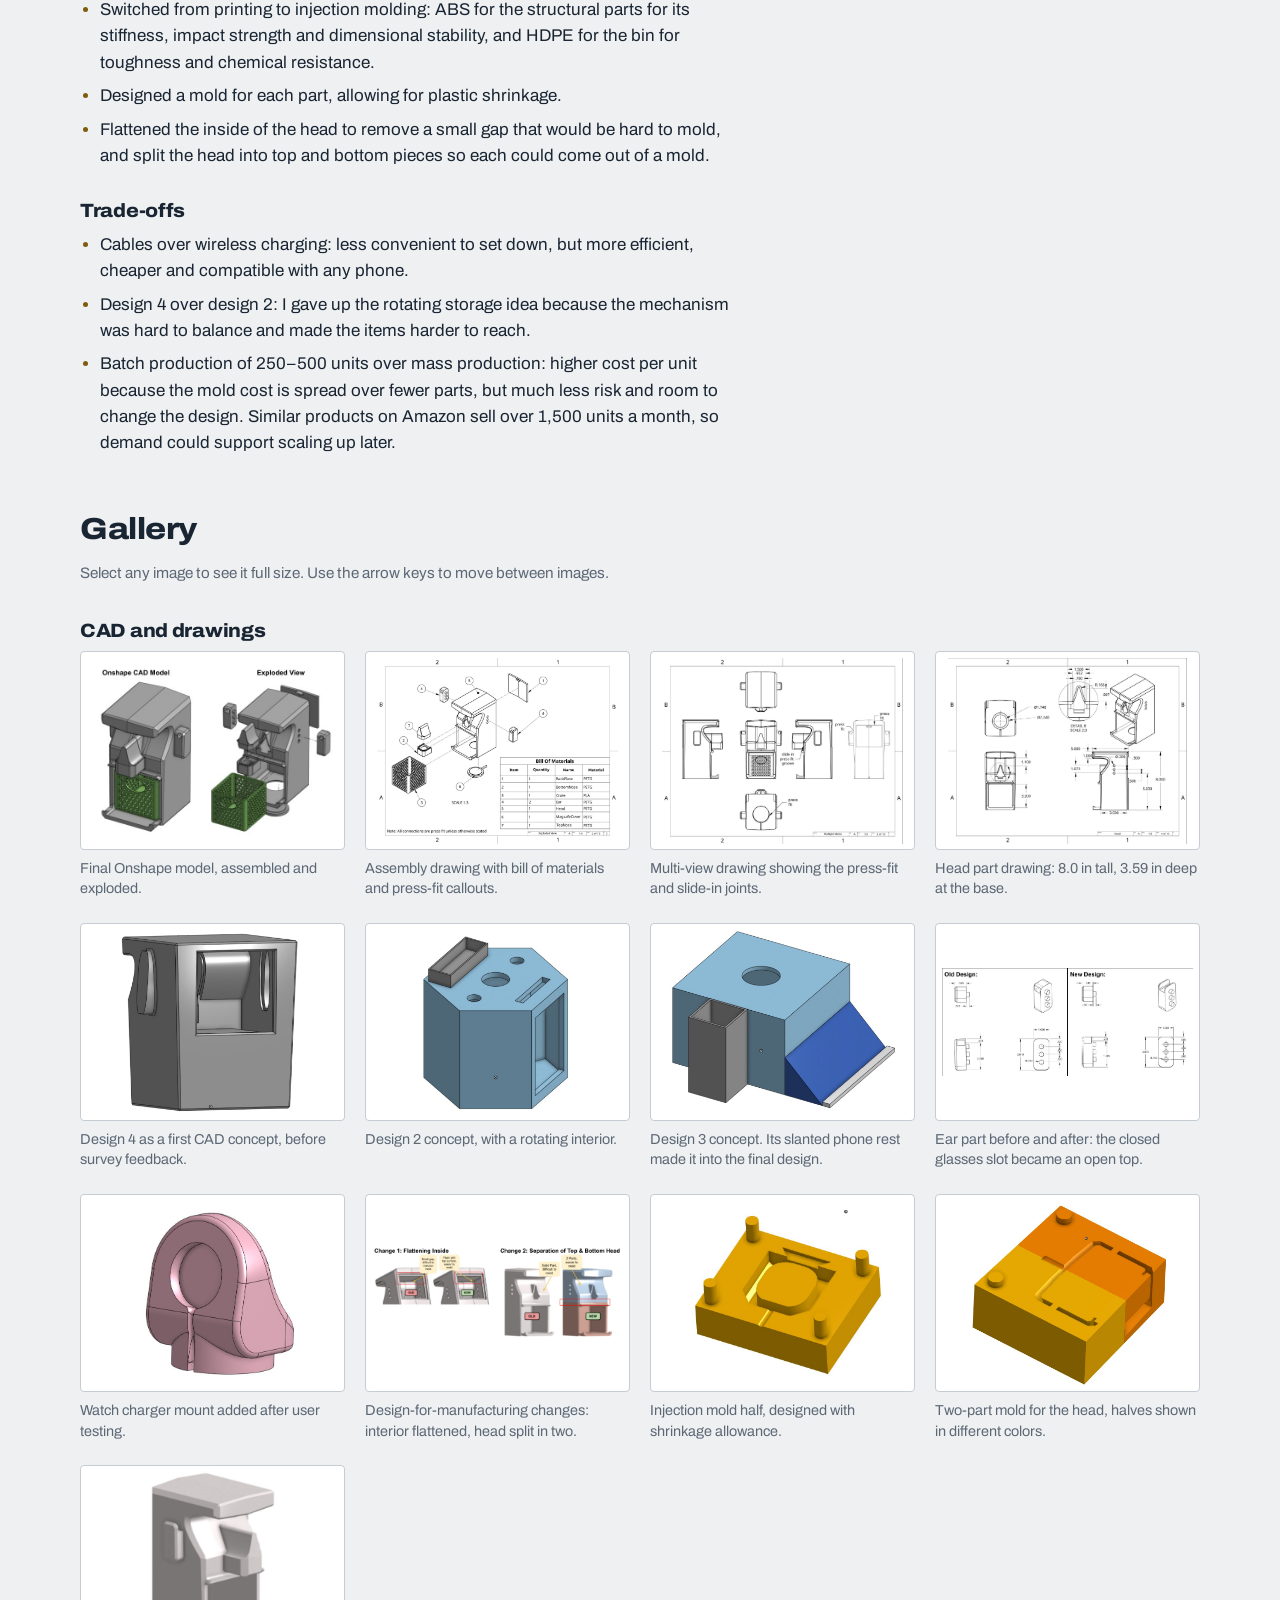
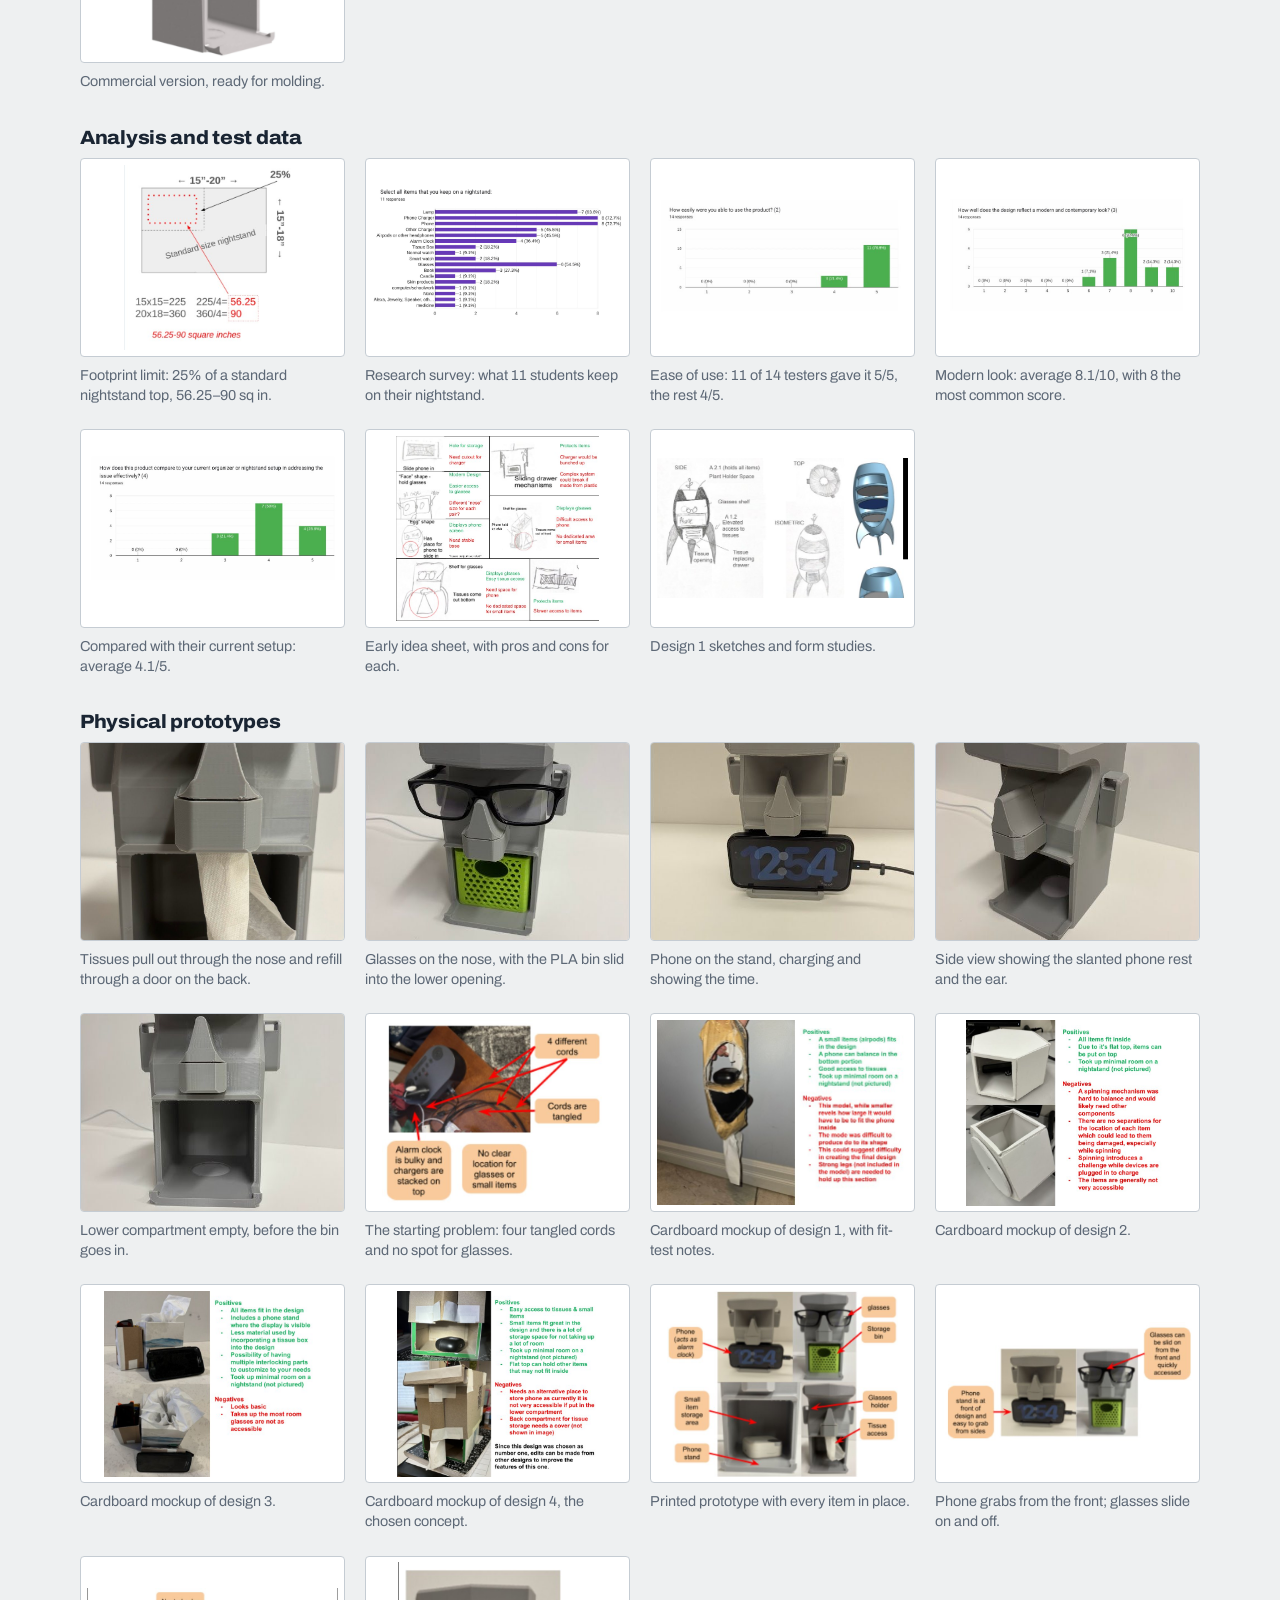
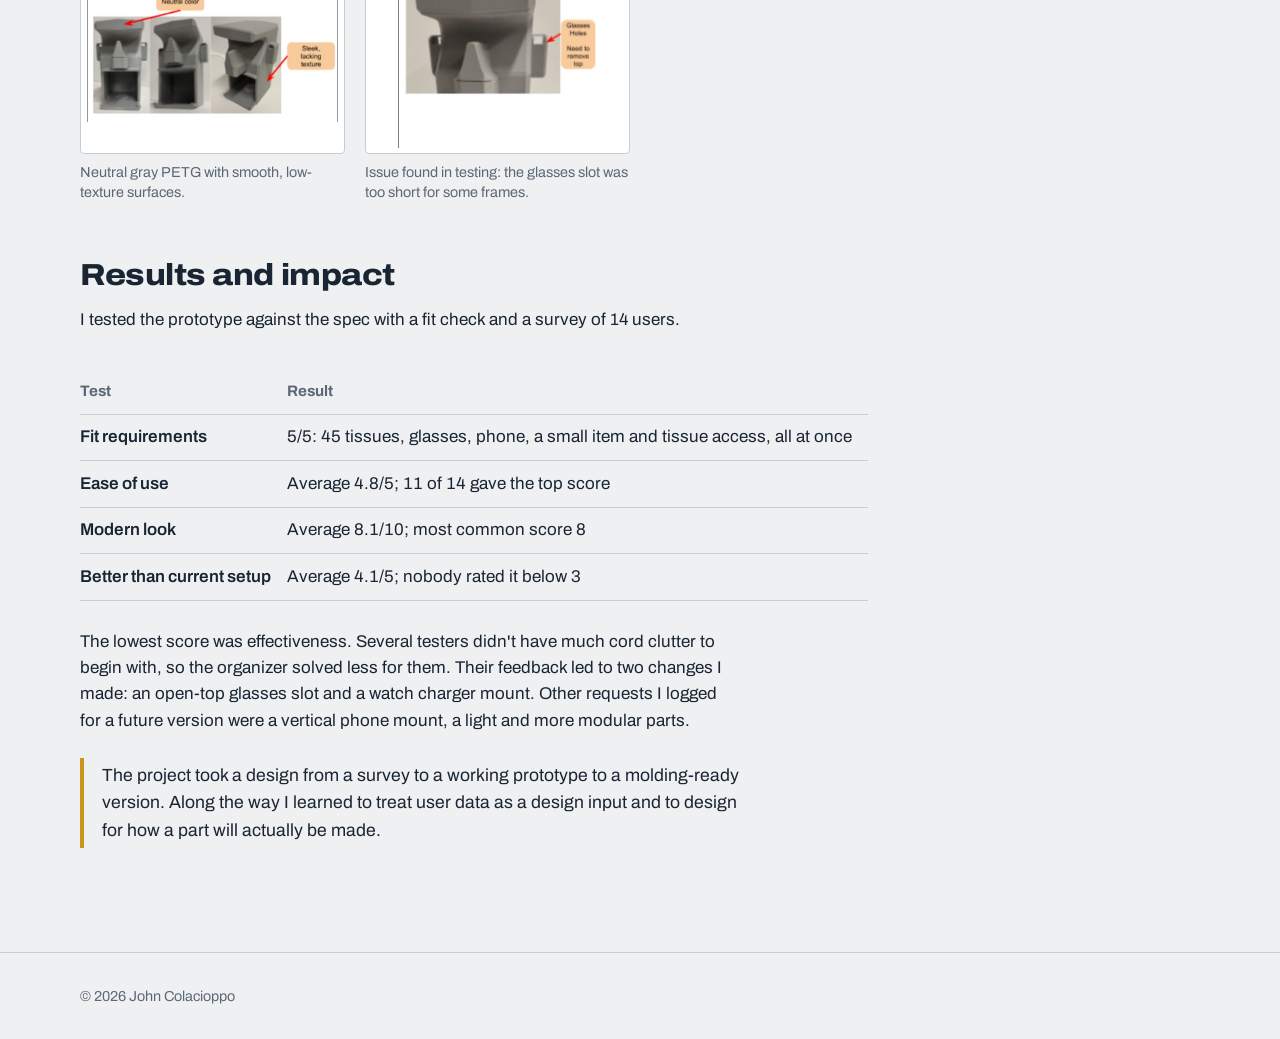
<file: projects/nightstand-organizer.html>
<!DOCTYPE html>
<html lang="en">
<head>
  <meta charset="utf-8">
  <meta name="viewport" content="width=device-width, initial-scale=1">
  <title>3D-printed nightstand organizer — John Colacioppo</title>
  <meta name="description" content="Nightstand organizer taken from user survey to 3D-printed prototype to an injection-molding redesign. Passed 5/5 fit requirements with 14 user testers.">
  <link rel="icon" href="../assets/favicon.svg" type="image/svg+xml">
  <link rel="preconnect" href="https://fonts.googleapis.com">
  <link rel="preconnect" href="https://fonts.gstatic.com" crossorigin>
  <link href="https://fonts.googleapis.com/css2?family=Archivo:wdth,wght@62..125,100..900&display=swap" rel="stylesheet">
  <link rel="stylesheet" href="../css/style.css">
  <script src="../js/gallery.js" defer></script>
</head>
<body>
  <a class="skip" href="#main">Skip to content</a>

  <header class="site-header">
    <div class="wrap">
      <a class="wordmark" href="../">John Colacioppo</a>
      <nav class="site-nav" aria-label="Main">
        <a href="../#projects">Projects</a>
        <a href="../resume.html">Resume</a>
        <a href="../#contact">Contact</a>
      </nav>
    </div>
  </header>

  <main id="main" class="wrap">
    <!-- 1. Title, timeframe and final outcome first -->
    <div class="case-head">
      <a class="back" href="../#projects">All projects</a>
      <h1>3D-printed nightstand organizer</h1>
      <p class="timeframe">IB Design Technology HL design project, 2024–May 2025</p>
      <p class="outcome">A printed organizer that holds a phone, two chargers, glasses and tissues in one footprint. It passed all five fit requirements, 14 users rated it 8.1/10 for looks, and I redesigned it for injection molding at 250–500 units.</p>
      <ul class="key-results">
        <li><b>5/5</b><span>fit requirements met with every item in place at once</span></li>
        <li><b>11 of 14</b><span>testers gave ease of use the top score</span></li>
        <li><b>8.6/10</b><span>survey rating for the chosen concept, against 2.2–5.4 for the other three</span></li>
      </ul>
      <dl class="facts">
        <div><dt>Type</dt><dd>Individual project</dd></div>
        <div><dt>Prototype</dt><dd>8 printed parts, press-fit</dd></div>
        <div><dt>Materials</dt><dd>PETG, PLA (prototype); ABS, HDPE (production)</dd></div>
        <div><dt>Tools</dt><dd>Onshape, Bambu Studio, Bambu Lab P1S</dd></div>
      </dl>
      <ul class="toc" aria-label="On this page">
        <li><a href="#overview">Overview</a></li>
        <li><a href="#objective">Objective and constraints</a></li>
        <li><a href="#role">My role</a></li>
        <li><a href="#process">Process</a></li>
        <li><a href="#gallery">Gallery</a></li>
        <li><a href="#results">Results</a></li>
      </ul>
    </div>

    <div class="case-body">
      <figure class="shot shot-wide">
        <img src="../assets/img/organizer/hero-collage.jpg" alt="Photo collage of the finished gray 3D-printed organizer: a tissue pulling out of the nose, glasses resting on the nose, a green storage bin, and a phone on the stand showing the time" width="1600" height="1600">
        <figcaption>The finished prototype. Glasses rest on the nose, tissues pull out of the nose itself, the green bin holds small items, and the phone sits on the stand as a bedside clock.</figcaption>
      </figure>

      <section id="overview">
        <h2>Overview</h2>
        <p>Nightstands collect a phone, chargers, glasses and tissues in a small space, and the cords end up tangled. Instead of a wireless charging station, I designed an organizer that works with the user's own cables and gives every item a fixed place. The project ran the full design cycle: user research, four concepts, cardboard and printed prototypes, user testing, a second iteration, and a production redesign for injection molding.</p>
      </section>

      <!-- 2. Objective and constraints -->
      <section id="objective">
        <h2>Objective and constraints</h2>
        <p>Make one product that holds everything a teenager keeps on their nightstand while taking up less space than those items did loose. I avoided wireless charging on purpose: the source I cited found it uses about 47% more power than a cable, and new EU rules on standard chargers make products with built-in chargers go obsolete.</p>
        <div class="table-scroll">
          <table class="data">
            <thead><tr><th scope="col">Constraint</th><th scope="col">Limit</th><th scope="col">Where it came from</th></tr></thead>
            <tbody>
              <tr><td>Function</td><td>Two of the user's own chargers, one pair of glasses, at least 45 tissues</td><td>User survey; 45 is half a standard 90-sheet box</td></tr>
              <tr><td>Size</td><td>Footprint of 56.25–90 sq in at most</td><td>25% of a standard nightstand top (calculation below)</td></tr>
              <tr><td>Manufacturing</td><td>Printable on an FDM printer, 256 × 256 mm bed, two build plates at most</td><td>Bambu Lab print bed size; fewer seams keeps the look clean</td></tr>
              <tr><td>Cost and material</td><td>Cheap, widely available, rigid enough to hold its shape</td><td>Led to PLA and PETG filament</td></tr>
              <tr><td>Appearance</td><td>Modern: clean lines, neutral color, smooth, and still a talking point</td><td>Modern design references</td></tr>
              <tr><td>Quantity</td><td>One high-fidelity prototype</td><td>Enough to test function and looks before production</td></tr>
            </tbody>
          </table>
        </div>

        <h3>Footprint calculation</h3>
        <p>Standard nightstands run 15–20 in wide and 15–18 in deep. I capped the organizer at a quarter of the top so the rest stays usable.</p>
        <div class="calc">
          <p>Smallest top: 15 in × 15 in = 225 sq in, and 225 ÷ 4 = 56.25 sq in</p>
          <p>Largest top: 20 in × 18 in = 360 sq in, and 360 ÷ 4 = 90 sq in</p>
          <p class="result">Target footprint: 56.25–90 sq in</p>
        </div>
      </section>

      <!-- 3. Specific role -->
      <section id="role">
        <h2>My role</h2>
        <p>This was an individual project, so I did every part of it myself:</p>
        <ul>
          <li>Wrote and ran the user surveys, and analyzed the results.</li>
          <li>Sketched the four concepts and modeled each one in Onshape.</li>
          <li>Built cardboard mockups and ran the fit tests.</li>
          <li>Designed the final eight-part assembly and its press-fit joints, and made the drawing package.</li>
          <li>Sliced and printed every part, wrote the manufacturing plan, and assembled the prototype.</li>
          <li>Ran the user tests, redesigned the parts that fell short, and designed the injection molds for the production version.</li>
        </ul>
      </section>

      <!-- 4. Process and technical details -->
      <section id="process">
        <h2>Process and technical details</h2>

        <h3>User research</h3>
        <p>I asked 11 high school students what they keep on their nightstand. The most common items were a phone charger and a phone (8 of 11 each) and glasses (6 of 11), so those set the function requirements.</p>

        <h3>Concepts and selection</h3>
        <p>I sketched four concepts, modeled each in Onshape and built a cardboard mockup of each one. The mockups went on a real nightstand to check that every item fit and the size made sense. Then I ran a visual survey where people rated each design from 1 to 10 and suggested changes.</p>
        <div class="table-scroll">
          <table class="data">
            <thead><tr><th scope="col">Design</th><th scope="col">Rating</th><th scope="col">Why it did or didn't move forward</th></tr></thead>
            <tbody>
              <tr><td>1</td><td>5.4/10</td><td>Too hard to produce even one, let alone many</td></tr>
              <tr><td>2</td><td>4.8/10</td><td>Largest footprint, no dedicated spot per item, and a spinning mechanism that added complexity</td></tr>
              <tr><td>3</td><td>2.2/10</td><td>Glasses hard to reach, but its slanted phone rest was worth keeping</td></tr>
              <tr class="picked"><td>4</td><td>8.6/10</td><td>Chosen. Most liked, and its weak points were easy to fix</td></tr>
            </tbody>
          </table>
        </div>
        <p>I folded the survey feedback into design 4: the "mouth" became a drawer, the back was closed off so tissues don't fall out, and I added the slanted phone rest from design 3.</p>

        <h3>Detailed design</h3>
        <ul>
          <li>Eight parts: head, back plate, MagSafe cover, top and bottom nose, two ears and a storage bin. The head is 8.0 in tall with a 3.59 in deep base.</li>
          <li>Glasses rest on the nose and the ears hold the arms. The nose doubles as the tissue dispenser: tissues load through a door on the back and pull out through the nose.</li>
          <li>All joints are press fits, and the bin slides into a groove. Nothing needs glue or screws to assemble.</li>
        </ul>

        <h3>Material and manufacturing choices</h3>
        <ul>
          <li>Printed on a Bambu Lab P1S at 0.2 mm layer height and 15% infill, which gave enough strength and a clean enough surface for the look I wanted.</li>
          <li>Main structure in PETG for stiffness (about 16 hours); the bin in PLA (about 2 hours).</li>
          <li>Wrote a 12-step manufacturing plan with timing, a quality check and a safety note for each step, from slicing to final assembly.</li>
        </ul>

        <h3>Iteration after testing</h3>
        <ul>
          <li>The glasses slot in the ears wasn't tall enough for some frames, so I opened up the top so any frame drops in.</li>
          <li>Testers asked for a watch charger, so I designed a new mount for the large open space below the nose.</li>
        </ul>

        <h3>Designing for production</h3>
        <ul>
          <li>Switched from printing to injection molding: ABS for the structural parts for its stiffness, impact strength and dimensional stability, and HDPE for the bin for toughness and chemical resistance.</li>
          <li>Designed a mold for each part, allowing for plastic shrinkage.</li>
          <li>Flattened the inside of the head to remove a small gap that would be hard to mold, and split the head into top and bottom pieces so each could come out of a mold.</li>
        </ul>

        <h3>Trade-offs</h3>
        <ul>
          <li>Cables over wireless charging: less convenient to set down, but more efficient, cheaper and compatible with any phone.</li>
          <li>Design 4 over design 2: I gave up the rotating storage idea because the mechanism was hard to balance and made the items harder to reach.</li>
          <li>Batch production of 250–500 units over mass production: higher cost per unit because the mold cost is spread over fewer parts, but much less risk and room to change the design. Similar products on Amazon sell over 1,500 units a month, so demand could support scaling up later.</li>
        </ul>
      </section>

      <!-- 5. Visuals -->
      <section id="gallery" class="gallery">
        <h2>Gallery</h2>
        <p class="gallery-note">Select any image to see it full size. Use the arrow keys to move between images.</p>

        <h3>CAD and drawings</h3>
        <ul class="gallery-grid">
          <li><figure><a class="g-item" href="../assets/img/organizer/cad-exploded.jpg"><img src="../assets/img/organizer/cad-exploded.jpg" alt="Onshape model assembled and exploded" loading="lazy"></a><figcaption>Final Onshape model, assembled and exploded.</figcaption></figure></li>
          <li><figure><a class="g-item" href="../assets/img/organizer/drawing-bom.jpg"><img src="../assets/img/organizer/drawing-bom.jpg" alt="Drawing sheet with exploded view and bill of materials" loading="lazy"></a><figcaption>Assembly drawing with bill of materials and press-fit callouts.</figcaption></figure></li>
          <li><figure><a class="g-item" href="../assets/img/organizer/drawing-views.jpg"><img src="../assets/img/organizer/drawing-views.jpg" alt="Multi-view drawing of the assembly" loading="lazy"></a><figcaption>Multi-view drawing showing the press-fit and slide-in joints.</figcaption></figure></li>
          <li><figure><a class="g-item" href="../assets/img/organizer/drawing-head.jpg"><img src="../assets/img/organizer/drawing-head.jpg" alt="Dimensioned drawing of the head part" loading="lazy"></a><figcaption>Head part drawing: 8.0 in tall, 3.59 in deep at the base.</figcaption></figure></li>
          <li><figure><a class="g-item" href="../assets/img/organizer/concept-cad.jpg"><img src="../assets/img/organizer/concept-cad.jpg" alt="Early CAD model of design 4" loading="lazy"></a><figcaption>Design 4 as a first CAD concept, before survey feedback.</figcaption></figure></li>
          <li><figure><a class="g-item" href="../assets/img/organizer/cad-design2.jpg"><img src="../assets/img/organizer/cad-design2.jpg" alt="Hexagonal CAD concept for design 2" loading="lazy"></a><figcaption>Design 2 concept, with a rotating interior.</figcaption></figure></li>
          <li><figure><a class="g-item" href="../assets/img/organizer/cad-design3.jpg"><img src="../assets/img/organizer/cad-design3.jpg" alt="CAD concept for design 3 with slanted phone rest" loading="lazy"></a><figcaption>Design 3 concept. Its slanted phone rest made it into the final design.</figcaption></figure></li>
          <li><figure><a class="g-item" href="../assets/img/organizer/ear-redesign-drawing.jpg"><img src="../assets/img/organizer/ear-redesign-drawing.jpg" alt="Old and new drawings of the ear part" loading="lazy"></a><figcaption>Ear part before and after: the closed glasses slot became an open top.</figcaption></figure></li>
          <li><figure><a class="g-item" href="../assets/img/organizer/watch-charger.jpg"><img src="../assets/img/organizer/watch-charger.jpg" alt="Render of the watch charger mount" loading="lazy"></a><figcaption>Watch charger mount added after user testing.</figcaption></figure></li>
          <li><figure><a class="g-item" href="../assets/img/organizer/dfm-changes.jpg"><img src="../assets/img/organizer/dfm-changes.jpg" alt="Before and after renders of two design-for-manufacturing changes" loading="lazy"></a><figcaption>Design-for-manufacturing changes: interior flattened, head split in two.</figcaption></figure></li>
          <li><figure><a class="g-item" href="../assets/img/organizer/mold-half.jpg"><img src="../assets/img/organizer/mold-half.jpg" alt="CAD model of an injection mold half" loading="lazy"></a><figcaption>Injection mold half, designed with shrinkage allowance.</figcaption></figure></li>
          <li><figure><a class="g-item" href="../assets/img/organizer/mold-split.jpg"><img src="../assets/img/organizer/mold-split.jpg" alt="Two-part mold shown in different colors" loading="lazy"></a><figcaption>Two-part mold for the head, halves shown in different colors.</figcaption></figure></li>
          <li><figure><a class="g-item" href="../assets/img/organizer/commercial-render.jpg"><img src="../assets/img/organizer/commercial-render.jpg" alt="Render of the commercial version" loading="lazy"></a><figcaption>Commercial version, ready for molding.</figcaption></figure></li>
        </ul>

        <h3>Analysis and test data</h3>
        <ul class="gallery-grid">
          <li><figure><a class="g-item" href="../assets/img/organizer/footprint-calc.jpg"><img src="../assets/img/organizer/footprint-calc.jpg" alt="Diagram of a nightstand top with a 25 percent footprint area marked" loading="lazy"></a><figcaption>Footprint limit: 25% of a standard nightstand top, 56.25–90 sq in.</figcaption></figure></li>
          <li><figure><a class="g-item" href="../assets/img/organizer/survey-items.jpg"><img src="../assets/img/organizer/survey-items.jpg" alt="Bar chart of items students keep on their nightstand" loading="lazy"></a><figcaption>Research survey: what 11 students keep on their nightstand.</figcaption></figure></li>
          <li><figure><a class="g-item" href="../assets/img/organizer/chart-ease.jpg"><img src="../assets/img/organizer/chart-ease.jpg" alt="Bar chart of ease-of-use ratings" loading="lazy"></a><figcaption>Ease of use: 11 of 14 testers gave it 5/5, the rest 4/5.</figcaption></figure></li>
          <li><figure><a class="g-item" href="../assets/img/organizer/chart-aesthetics.jpg"><img src="../assets/img/organizer/chart-aesthetics.jpg" alt="Bar chart of aesthetics ratings" loading="lazy"></a><figcaption>Modern look: average 8.1/10, with 8 the most common score.</figcaption></figure></li>
          <li><figure><a class="g-item" href="../assets/img/organizer/chart-effectiveness.jpg"><img src="../assets/img/organizer/chart-effectiveness.jpg" alt="Bar chart of effectiveness ratings" loading="lazy"></a><figcaption>Compared with their current setup: average 4.1/5.</figcaption></figure></li>
          <li><figure><a class="g-item" href="../assets/img/organizer/concept-sketches.jpg"><img src="../assets/img/organizer/concept-sketches.jpg" alt="Sheet of concept sketches with pros and cons" loading="lazy"></a><figcaption>Early idea sheet, with pros and cons for each.</figcaption></figure></li>
          <li><figure><a class="g-item" href="../assets/img/organizer/sketch-design1.jpg"><img src="../assets/img/organizer/sketch-design1.jpg" alt="Sketches and renders of design 1" loading="lazy"></a><figcaption>Design 1 sketches and form studies.</figcaption></figure></li>
        </ul>

        <h3>Physical prototypes</h3>
        <ul class="gallery-grid">
          <li><figure><a class="g-item photo" href="../assets/img/organizer/final-tissue.jpg"><img src="../assets/img/organizer/final-tissue.jpg" alt="Front of the printed organizer with a tissue pulling out of the nose" loading="lazy"></a><figcaption>Tissues pull out through the nose and refill through a door on the back.</figcaption></figure></li>
          <li><figure><a class="g-item photo" href="../assets/img/organizer/final-glasses-bin.jpg"><img src="../assets/img/organizer/final-glasses-bin.jpg" alt="Glasses on the nose with the green storage bin below" loading="lazy"></a><figcaption>Glasses on the nose, with the PLA bin slid into the lower opening.</figcaption></figure></li>
          <li><figure><a class="g-item photo" href="../assets/img/organizer/final-phone-clock.jpg"><img src="../assets/img/organizer/final-phone-clock.jpg" alt="Phone on the stand showing the time while charging" loading="lazy"></a><figcaption>Phone on the stand, charging and showing the time.</figcaption></figure></li>
          <li><figure><a class="g-item photo" href="../assets/img/organizer/final-side.jpg"><img src="../assets/img/organizer/final-side.jpg" alt="Side view of the printed organizer" loading="lazy"></a><figcaption>Side view showing the slanted phone rest and the ear.</figcaption></figure></li>
          <li><figure><a class="g-item photo" href="../assets/img/organizer/final-front.jpg"><img src="../assets/img/organizer/final-front.jpg" alt="Front view with the lower compartment empty" loading="lazy"></a><figcaption>Lower compartment empty, before the bin goes in.</figcaption></figure></li>
          <li><figure><a class="g-item" href="../assets/img/organizer/problem-nightstand.jpg"><img src="../assets/img/organizer/problem-nightstand.jpg" alt="Cluttered nightstand with tangled cords and a bulky alarm clock" loading="lazy"></a><figcaption>The starting problem: four tangled cords and no spot for glasses.</figcaption></figure></li>
          <li><figure><a class="g-item" href="../assets/img/organizer/cardboard-design1.jpg"><img src="../assets/img/organizer/cardboard-design1.jpg" alt="Cardboard mockup of design 1 with notes" loading="lazy"></a><figcaption>Cardboard mockup of design 1, with fit-test notes.</figcaption></figure></li>
          <li><figure><a class="g-item" href="../assets/img/organizer/cardboard-design2.jpg"><img src="../assets/img/organizer/cardboard-design2.jpg" alt="Cardboard mockup of design 2 with notes" loading="lazy"></a><figcaption>Cardboard mockup of design 2.</figcaption></figure></li>
          <li><figure><a class="g-item" href="../assets/img/organizer/cardboard-design3.jpg"><img src="../assets/img/organizer/cardboard-design3.jpg" alt="Cardboard mockup of design 3 holding a phone and tissues" loading="lazy"></a><figcaption>Cardboard mockup of design 3.</figcaption></figure></li>
          <li><figure><a class="g-item" href="../assets/img/organizer/cardboard-prototype.jpg"><img src="../assets/img/organizer/cardboard-prototype.jpg" alt="Cardboard mockup of design 4 with phone, glasses and tissues" loading="lazy"></a><figcaption>Cardboard mockup of design 4, the chosen concept.</figcaption></figure></li>
          <li><figure><a class="g-item" href="../assets/img/organizer/prototype-annotated.jpg"><img src="../assets/img/organizer/prototype-annotated.jpg" alt="Printed prototype with each feature labeled" loading="lazy"></a><figcaption>Printed prototype with every item in place.</figcaption></figure></li>
          <li><figure><a class="g-item" href="../assets/img/organizer/ease-of-use-photo.jpg"><img src="../assets/img/organizer/ease-of-use-photo.jpg" alt="Prototype with phone and glasses, labeled for ease of use" loading="lazy"></a><figcaption>Phone grabs from the front; glasses slide on and off.</figcaption></figure></li>
          <li><figure><a class="g-item" href="../assets/img/organizer/aesthetics-photo.jpg"><img src="../assets/img/organizer/aesthetics-photo.jpg" alt="Three views of the printed prototype" loading="lazy"></a><figcaption>Neutral gray PETG with smooth, low-texture surfaces.</figcaption></figure></li>
          <li><figure><a class="g-item" href="../assets/img/organizer/glasses-slot-issue.jpg"><img src="../assets/img/organizer/glasses-slot-issue.jpg" alt="Close-up of the glasses slot that was too short" loading="lazy"></a><figcaption>Issue found in testing: the glasses slot was too short for some frames.</figcaption></figure></li>
        </ul>
      </section>

      <!-- 6. Results and impact -->
      <section id="results">
        <h2>Results and impact</h2>
        <p>I tested the prototype against the spec with a fit check and a survey of 14 users.</p>
        <div class="table-scroll">
          <table class="data">
            <thead><tr><th scope="col">Test</th><th scope="col">Result</th></tr></thead>
            <tbody>
              <tr><td>Fit requirements</td><td>5/5: 45 tissues, glasses, phone, a small item and tissue access, all at once</td></tr>
              <tr><td>Ease of use</td><td>Average 4.8/5; 11 of 14 gave the top score</td></tr>
              <tr><td>Modern look</td><td>Average 8.1/10; most common score 8</td></tr>
              <tr><td>Better than current setup</td><td>Average 4.1/5; nobody rated it below 3</td></tr>
            </tbody>
          </table>
        </div>
        <p>The lowest score was effectiveness. Several testers didn't have much cord clutter to begin with, so the organizer solved less for them. Their feedback led to two changes I made: an open-top glasses slot and a watch charger mount. Other requests I logged for a future version were a vertical phone mount, a light and more modular parts.</p>
        <p class="callout">The project took a design from a survey to a working prototype to a molding-ready version. Along the way I learned to treat user data as a design input and to design for how a part will actually be made.</p>
      </section>
    </div>
  </main>

  <footer class="site-footer">
    <div class="wrap"><p>© 2026 John Colacioppo</p></div>
  </footer>
</body>
</html>
</file>
<file: css/style.css>
/* John Colacioppo — engineering portfolio
   Palette: cool drafting paper, carbon ink, one aramid-gold accent. */

:root {
  --paper: #eef0f1;
  --paper-2: #e3e7ea;
  --ink: #1a2533;
  --carbon: #2e3846;
  --graphite: #5d6876;
  --rule: #c5ccd3;
  --aramid: #c9971c;
  --aramid-ink: #7f5c0c;
  --ply-face: #2e3846;
  --ply-edge: #1a2533;
  --ply-fiber: #8b96a4;
  --measure: 66ch;
  --gutter: clamp(1.25rem, 4vw, 3rem);
  --font: "Archivo", "Helvetica Neue", Arial, sans-serif;
  color-scheme: light dark;
}

@media (prefers-color-scheme: dark) {
  :root {
    --paper: #18212b;
    --paper-2: #202a36;
    --ink: #e6eaee;
    --carbon: #c9d0d8;
    --graphite: #9aa5b1;
    --rule: #34404e;
    --aramid: #d9a826;
    --aramid-ink: #e7bd52;
    --ply-face: #2c3745;
    --ply-edge: #111a23;
    --ply-fiber: #8592a1;
  }
}

*, *::before, *::after { box-sizing: border-box; }

html { -webkit-text-size-adjust: 100%; }

body {
  margin: 0;
  background: var(--paper);
  color: var(--ink);
  font-family: var(--font);
  font-size: 1.0625rem;
  line-height: 1.55;
  font-variation-settings: "wdth" 100;
}

img { max-width: 100%; height: auto; display: block; }

a {
  color: inherit;
  text-decoration-color: var(--aramid);
  text-decoration-thickness: 2px;
  text-underline-offset: 0.2em;
}
a:hover { color: var(--aramid-ink); }

:focus-visible {
  outline: 3px solid var(--aramid);
  outline-offset: 3px;
  border-radius: 2px;
}

.skip {
  position: absolute; left: -999px; top: 0;
  background: var(--ink); color: var(--paper); padding: .5rem 1rem;
}
.skip:focus { left: 1rem; top: 1rem; z-index: 10; }

.wrap {
  width: 100%;
  max-width: 76rem;
  margin: 0 auto;
  padding-inline: var(--gutter);
}

/* ---------- Header ---------- */
.site-header {
  border-bottom: 1px solid var(--rule);
}
.site-header .wrap {
  display: flex;
  align-items: baseline;
  justify-content: space-between;
  gap: 1rem;
  padding-block: 1.1rem;
  flex-wrap: wrap;
}
.wordmark {
  font-weight: 800;
  font-variation-settings: "wdth" 115;
  font-size: 1.05rem;
  letter-spacing: -0.01em;
  text-decoration: none;
}
.site-nav { display: flex; gap: 1.5rem; }
.site-nav a { text-decoration: none; color: var(--graphite); font-weight: 500; }
.site-nav a:hover, .site-nav a[aria-current="page"] { color: var(--ink); text-decoration: underline; text-decoration-color: var(--aramid); }

/* ---------- Type scale (1.25 ratio) ---------- */
h1, h2, h3 { line-height: 1.08; margin: 0; font-weight: 800; letter-spacing: -0.015em; }
h1 { font-size: clamp(2.6rem, 7vw, 5.4rem); font-variation-settings: "wdth" 118; letter-spacing: -0.03em; }
h2 { font-size: clamp(1.7rem, 3.2vw, 2.4rem); font-variation-settings: "wdth" 112; }
h3 { font-size: 1.35rem; font-variation-settings: "wdth" 108; }
p { margin: 0 0 1em; max-width: var(--measure); }
.lede { font-size: clamp(1.15rem, 1.8vw, 1.35rem); line-height: 1.45; color: var(--carbon); max-width: 40ch; }

/* ---------- Hero ---------- */
.hero {
  display: grid;
  grid-template-columns: minmax(0, 1fr) minmax(0, 1.05fr);
  align-items: center;
  gap: clamp(1.5rem, 4vw, 4rem);
  padding-block: clamp(3rem, 8vw, 6.5rem) clamp(2.5rem, 6vw, 5rem);
}
.hero h1 { margin-bottom: 1.5rem; }
.hero .lede { margin-bottom: 2rem; }
.hero figure { margin: 0; }
.hero figcaption {
  font-size: .9rem; color: var(--graphite); margin-top: .5rem; max-width: 46ch;
}

.actions { display: flex; flex-wrap: wrap; gap: .75rem; }
.btn {
  display: inline-block;
  padding: .7rem 1.2rem;
  border: 2px solid var(--ink);
  border-radius: 3px;
  font-weight: 600;
  text-decoration: none;
  line-height: 1.2;
}
.btn-solid { background: var(--ink); color: var(--paper); }
.btn-solid:hover { background: var(--carbon); border-color: var(--carbon); color: var(--paper); }
.btn:hover { color: var(--ink); border-color: var(--aramid); }
.btn-solid:hover { color: var(--paper); }

/* Ply stack drawing */
.plystack { width: 100%; height: auto; overflow: visible; }
.ply-face { fill: var(--ply-face); stroke: var(--ply-edge); stroke-width: 1; }
.ply-edge { fill: var(--ply-edge); }
.ply-side { fill: var(--ply-edge); opacity: .85; }
.ply-fiber { stroke: var(--ply-fiber); stroke-width: 1.2; fill: none; }
.ply-leader { stroke: var(--aramid); stroke-width: 1.25; fill: none; }
.ply-label { fill: var(--ink); font-family: var(--font); font-size: 17px; font-weight: 600; font-variant-numeric: tabular-nums; }

@media (prefers-reduced-motion: no-preference) {
  .ply {
    animation: lay-up .55s cubic-bezier(.2,.7,.2,1) both;
    animation-delay: calc(var(--i) * 110ms + 150ms);
  }
  @keyframes lay-up {
    from { opacity: 0; transform: translateY(-46px); }
    to   { opacity: 1; transform: none; }
  }
}

/* ---------- Sections ---------- */
.section { padding-block: clamp(3rem, 7vw, 5.5rem); border-top: 1px solid var(--rule); }
.section > .wrap > h2 { margin-bottom: clamp(1.5rem, 4vw, 2.75rem); }

/* Project rows: figure + text, alternating sides */
.project {
  display: grid;
  grid-template-columns: minmax(0, 1.15fr) minmax(0, 1fr);
  gap: clamp(1.25rem, 4vw, 3.5rem);
  align-items: start;
  padding-block: clamp(1.75rem, 4vw, 3rem);
}
.project + .project { border-top: 1px solid var(--rule); }
.project:nth-of-type(even) .project-figure { order: 2; }
.project h3 { font-size: clamp(1.5rem, 2.6vw, 2rem); margin-bottom: .4rem; }
.project h3 a { text-decoration: none; }
.project h3 a:hover { text-decoration: underline; text-decoration-color: var(--aramid); color: inherit; }
.project .context { color: var(--graphite); margin-bottom: 1rem; font-weight: 500; }
.project .tools { color: var(--graphite); font-size: .95rem; }
.project .more { font-weight: 600; }

.stat { display: flex; align-items: baseline; gap: .75rem; margin: 0 0 1rem; }
.stat b {
  font-size: 2.6rem; line-height: 1; font-weight: 800;
  font-variation-settings: "wdth" 120; letter-spacing: -0.03em;
  border-bottom: 4px solid var(--aramid); padding-bottom: .1rem;
}
.stat span { color: var(--carbon); max-width: 22ch; line-height: 1.3; }

.project-figure { margin: 0; }
.project-figure img, .shot img {
  width: 100%;
  background: #fff;
  border: 1px solid var(--rule);
  border-radius: 4px;
}

/* Placeholder figure for images not added yet */
.ph {
  display: flex; flex-direction: column; justify-content: center; align-items: center;
  gap: .4rem; text-align: center;
  aspect-ratio: 4 / 3;
  border: 2px dashed var(--rule);
  border-radius: 4px;
  background: var(--paper-2);
  color: var(--graphite);
  padding: 1.5rem;
  font-size: .95rem;
}
.ph code { font-size: .85em; }

/* Visible reminder for content John still needs to fill in.
   Search the project for class="todo" before publishing. */
.todo {
  background: #fff1b8;
  color: #4a3a00;
  padding: 0 .25em;
  border-radius: 2px;
}

/* Side work block */
.aside-block {
  display: grid; grid-template-columns: minmax(0, 1fr) minmax(0, 1.4fr);
  gap: clamp(1rem, 4vw, 3.5rem);
  margin-top: clamp(1.5rem, 4vw, 2.5rem);
  padding: clamp(1.25rem, 3vw, 2rem);
  background: var(--paper-2);
  border-left: 4px solid var(--aramid);
  border-radius: 0 4px 4px 0;
}
.aside-block h3 { margin-bottom: .3rem; }
.aside-block p:last-child { margin-bottom: 0; }

/* Skills */
.skills { display: grid; grid-template-columns: repeat(auto-fit, minmax(14rem, 1fr)); gap: 1.75rem 2.5rem; margin: 0; }
.skills dt { font-weight: 700; margin-bottom: .35rem; }
.skills dd { margin: 0; color: var(--carbon); }

/* Contact */
.contact-list { list-style: none; padding: 0; margin: 0; display: grid; gap: .6rem; font-size: 1.15rem; }
.contact-list span { display: inline-block; min-width: 6.5rem; color: var(--graphite); font-size: 1rem; }

.site-footer { border-top: 1px solid var(--rule); padding-block: 2rem; color: var(--graphite); font-size: .9rem; }
.site-footer p { margin: 0; }

/* ---------- Project detail pages ---------- */
.case-head { padding-block: clamp(2.5rem, 6vw, 4.5rem) clamp(1.5rem, 3vw, 2.5rem); }
.back { display: inline-block; margin-bottom: 1.5rem; color: var(--graphite); font-weight: 500; }
.case-head h1 { font-size: clamp(2.2rem, 5.5vw, 4rem); margin-bottom: 1.1rem; max-width: 18ch; }

.facts {
  display: grid; grid-template-columns: repeat(auto-fit, minmax(9rem, 1fr));
  gap: 1rem 2rem; margin: 2rem 0 0; padding: 1.25rem 0; border-block: 1px solid var(--rule);
}
.facts dt { color: var(--graphite); font-size: .9rem; }
.facts dd { margin: .15rem 0 0; font-weight: 600; }

.case-body { padding-bottom: clamp(3rem, 7vw, 5rem); }
.case-body h2 { font-size: clamp(1.45rem, 2.6vw, 1.9rem); margin: clamp(2.5rem, 5vw, 3.5rem) 0 1rem; }
.case-body ul, .case-body ol { max-width: var(--measure); padding-left: 1.25rem; margin: 0 0 1.25rem; }
.case-body li { margin-bottom: .45rem; }
.case-body li::marker { color: var(--aramid-ink); }

.shot { margin: 1.75rem 0; }
.shot img { width: auto; max-width: 100%; max-height: 36rem; }
.shot figcaption { font-size: .9rem; color: var(--graphite); margin-top: .5rem; max-width: var(--measure); }
.shot-wide { max-width: 60rem; }
.shot-pair { display: grid; grid-template-columns: repeat(auto-fit, minmax(16rem, 1fr)); gap: 1.25rem; margin: 1.75rem 0; }
.shot-pair .shot { margin: 0; }

table.data {
  border-collapse: collapse; margin: 1.25rem 0 1.75rem; min-width: min(100%, 34rem);
  font-variant-numeric: tabular-nums;
}
table.data th, table.data td { text-align: left; padding: .6rem 1rem .6rem 0; border-bottom: 1px solid var(--rule); vertical-align: top; }
table.data th { font-weight: 700; font-size: .95rem; color: var(--graphite); }
table.data tr.picked td { font-weight: 700; }
table.data tr.picked td:first-child { box-shadow: inset 4px 0 0 var(--aramid); padding-left: .75rem; }
.table-scroll { overflow-x: auto; }

.callout {
  border-left: 4px solid var(--aramid);
  padding: .25rem 0 .25rem 1.1rem;
  margin: 1.5rem 0;
  max-width: var(--measure);
  font-size: 1.1rem;
}

/* ---------- Resume page ---------- */
.resume-frame {
  width: 100%;
  height: min(85vh, 1100px);
  border: 1px solid var(--rule);
  border-radius: 4px;
  background: #fff;
}

/* ---------- Responsive ---------- */
@media (max-width: 820px) {
  .hero { grid-template-columns: 1fr; }
  .hero figure { max-width: 30rem; }
  .project { grid-template-columns: 1fr; }
  .project:nth-of-type(even) .project-figure { order: 0; }
  .aside-block { grid-template-columns: 1fr; }
}

/* ---------- Project page sections ---------- */
.outcome {
  font-size: clamp(1.2rem, 2vw, 1.45rem);
  line-height: 1.4;
  max-width: 44ch;
  color: var(--carbon);
  margin-bottom: 0;
}
.timeframe { color: var(--graphite); font-weight: 600; margin: 0 0 .9rem; }

.key-results {
  display: flex; flex-wrap: wrap; gap: 1.25rem 3rem;
  margin: 2rem 0 0; padding: 0; list-style: none;
}
.key-results li { max-width: 15rem; }
.key-results b {
  display: block;
  font-size: clamp(2rem, 4vw, 2.8rem); line-height: 1; font-weight: 800;
  font-variation-settings: "wdth" 120; letter-spacing: -0.03em;
  padding-bottom: .25rem; margin-bottom: .45rem;
  border-bottom: 4px solid var(--aramid);
  width: fit-content;
}
.key-results span { color: var(--carbon); line-height: 1.35; display: block; }

.case-body h3 { font-size: 1.2rem; margin: 2rem 0 .6rem; }
.case-body section > h2 { scroll-margin-top: 1rem; }

/* Section index under the header */
.toc { margin: 1.5rem 0 0; display: flex; flex-wrap: wrap; gap: .4rem 1.4rem; padding: 0; list-style: none; font-size: .95rem; }
.toc a { color: var(--graphite); text-decoration: none; }
.toc a:hover { color: var(--ink); text-decoration: underline; text-decoration-color: var(--aramid); }

/* Constraint tables */
table.data td:first-child { font-weight: 600; white-space: nowrap; }
table.data.plain td:first-child { font-weight: 400; white-space: normal; }

.calc {
  margin: 1.25rem 0 1.5rem;
  padding: 1rem 1.25rem;
  background: var(--paper-2);
  border-radius: 4px;
  max-width: 44rem;
  font-variant-numeric: tabular-nums;
}
.calc p { margin: 0 0 .35rem; }
.calc p:last-child { margin: 0; }
.calc .result { font-weight: 700; }

.role-split { display: grid; grid-template-columns: repeat(auto-fit, minmax(18rem, 1fr)); gap: 1rem 3rem; max-width: 60rem; }
.role-split h3 { margin-top: .5rem; }

/* ---------- Gallery ---------- */
.gallery h3 { margin-top: 2.25rem; }
.gallery-grid {
  list-style: none; margin: 0; padding: 0;
  display: grid;
  grid-template-columns: repeat(auto-fill, minmax(15.5rem, 1fr));
  gap: 1.5rem 1.25rem;
}
.gallery-grid figure { margin: 0; }
.gallery-grid figcaption { font-size: .9rem; color: var(--graphite); margin-top: .5rem; line-height: 1.4; }
.g-item {
  display: block;
  aspect-ratio: 4 / 3;
  background: #fff;
  border: 1px solid var(--rule);
  border-radius: 4px;
  overflow: hidden;
  cursor: zoom-in;
}
.g-item img { width: 100%; height: 100%; object-fit: contain; padding: .35rem; border: 0; }
.gallery-grid video { width: 100%; aspect-ratio: 4 / 3; object-fit: contain; background: #111a23; border-radius: 4px; display: block; }
.gallery-grid .ph { aspect-ratio: 4 / 3; font-size: .9rem; padding: 1rem; }
.gallery-note { color: var(--graphite); font-size: .95rem; }

/* Lightbox */
.lightbox {
  width: 100vw; height: 100vh; max-width: none; max-height: none;
  margin: 0; padding: clamp(1rem, 4vw, 3rem) clamp(3.25rem, 7vw, 6rem);
  border: 0; background: rgba(14, 20, 28, .94); color: #e6eaee;
}
.lightbox[open] { display: grid; place-items: center; }
.lightbox::backdrop { background: rgba(14, 20, 28, .6); }
.lb-figure { margin: 0; display: grid; justify-items: center; gap: .9rem; max-width: 100%; }
.lb-img { max-width: 100%; max-height: calc(100vh - 9rem); width: auto; height: auto; background: #fff; border-radius: 4px; }
.lb-caption { max-width: 60ch; text-align: center; line-height: 1.45; }
.lb-count { position: absolute; top: 1rem; left: 1.25rem; margin: 0; font-size: .9rem; color: #9aa5b1; }
.lb-btn {
  position: absolute; border: 0; background: transparent; color: #e6eaee;
  font: inherit; font-size: 2.6rem; line-height: 1; padding: .5rem .8rem; cursor: pointer; border-radius: 4px;
}
.lb-btn:hover { background: rgba(255,255,255,.08); }
.lb-close { top: .4rem; right: .6rem; font-size: 2.2rem; }
.lb-prev { left: .4rem; top: 50%; transform: translateY(-50%); }
.lb-next { right: .4rem; top: 50%; transform: translateY(-50%); }

/* ---------- Home intro ---------- */
.intro { display: grid; grid-template-columns: minmax(0, 14rem) minmax(0, 1fr); gap: 1rem clamp(1.5rem, 5vw, 4rem); }
.intro p { font-size: 1.125rem; line-height: 1.6; }
@media (max-width: 820px) { .intro { grid-template-columns: 1fr; } }
.case-body .gallery-grid { max-width: none; padding-left: 0; margin: 0; }
.case-body .gallery-grid li { margin: 0; }
@media (max-width: 600px) {
  .gallery-grid { grid-template-columns: repeat(2, minmax(0, 1fr)); gap: 1rem .75rem; }
  .gallery-grid figcaption { font-size: .82rem; }
  .lightbox { padding: 3rem .75rem 4.5rem; }
  .lb-prev, .lb-next { top: auto; bottom: .5rem; transform: none; }
}
.g-item.photo img { object-fit: cover; padding: 0; }
.shot-wide img { max-height: 46rem; }

.seeking {
  display: inline-block; margin: 1.25rem 0 0; padding: .35rem .8rem;
  border: 1.5px solid var(--aramid); border-radius: 999px;
  font-size: .95rem; font-weight: 600; color: var(--carbon);
}
.project-figure img[src$=".svg"] { background: #fff; padding: .5rem; }

.hero-photo img {
  width: 100%; max-height: 38rem; object-fit: cover; object-position: center 40%;
  border-radius: 6px; border: 1px solid var(--rule);
}
</file>
